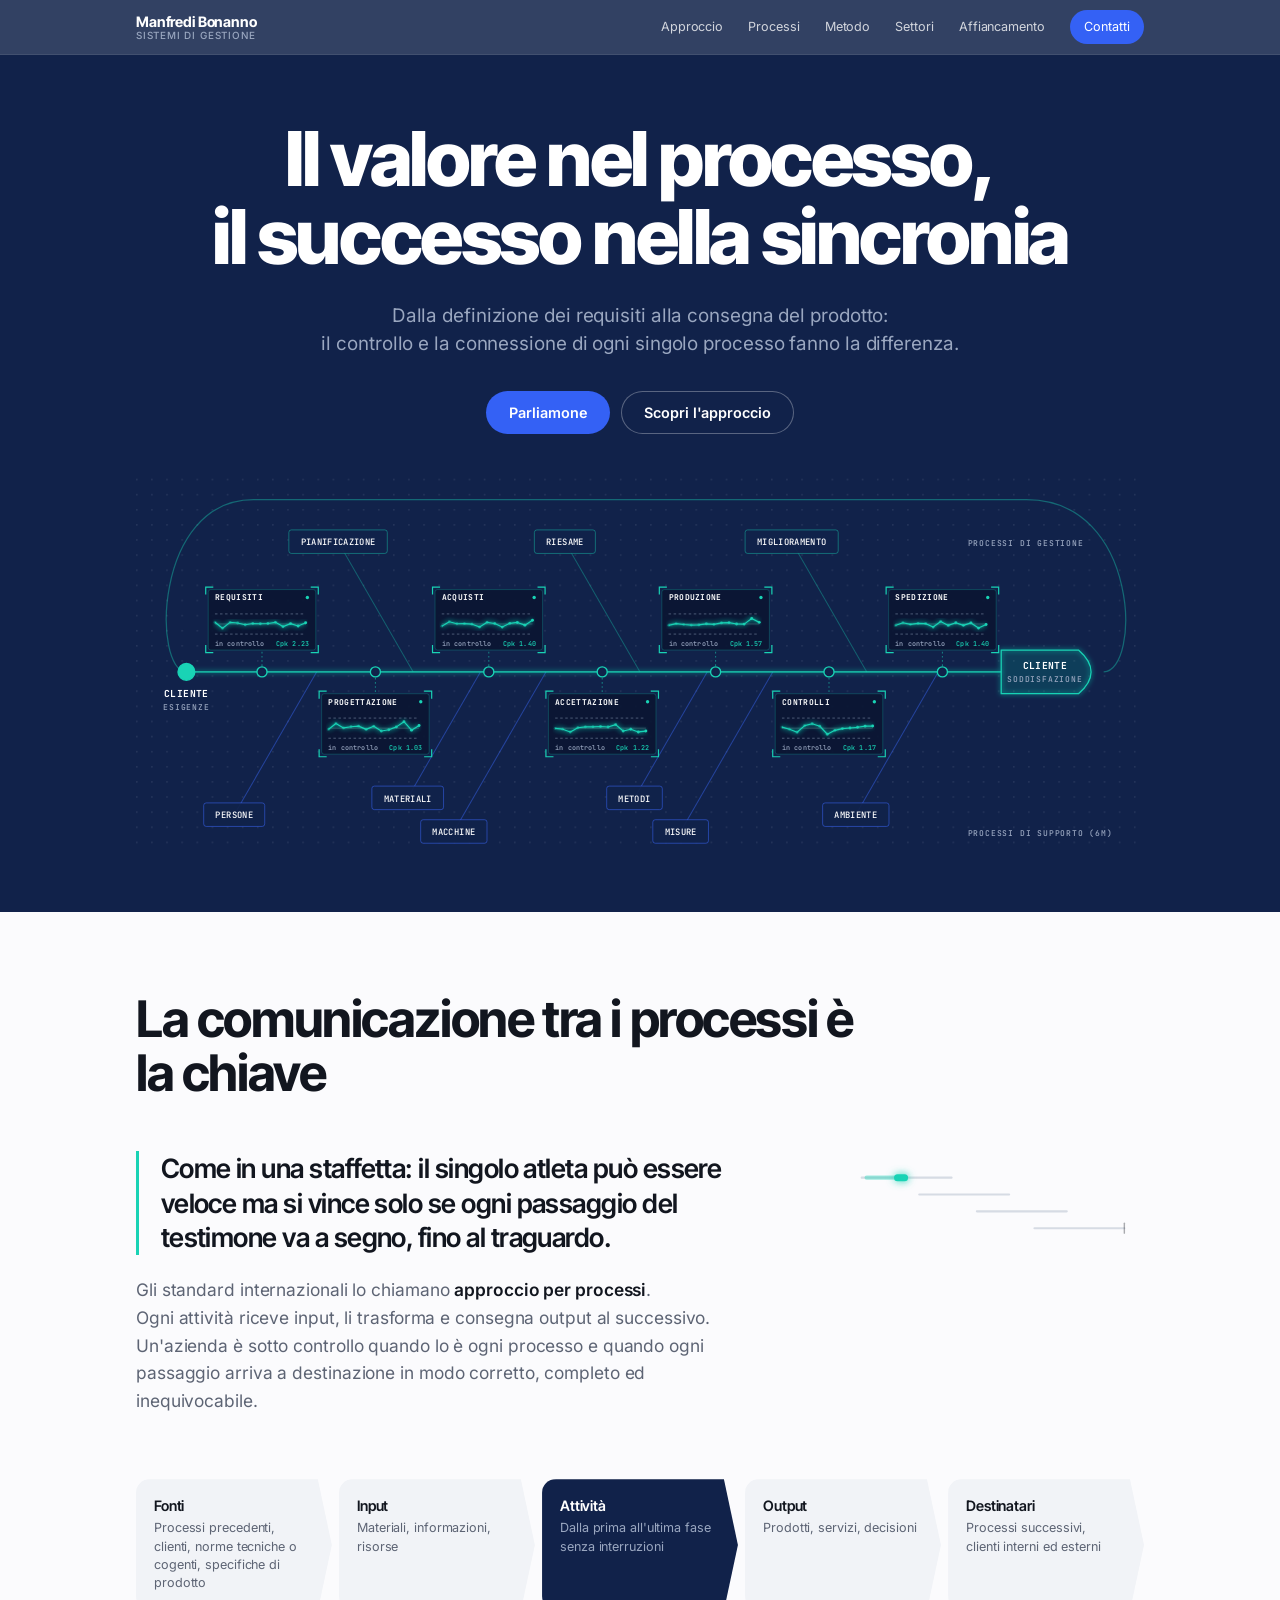
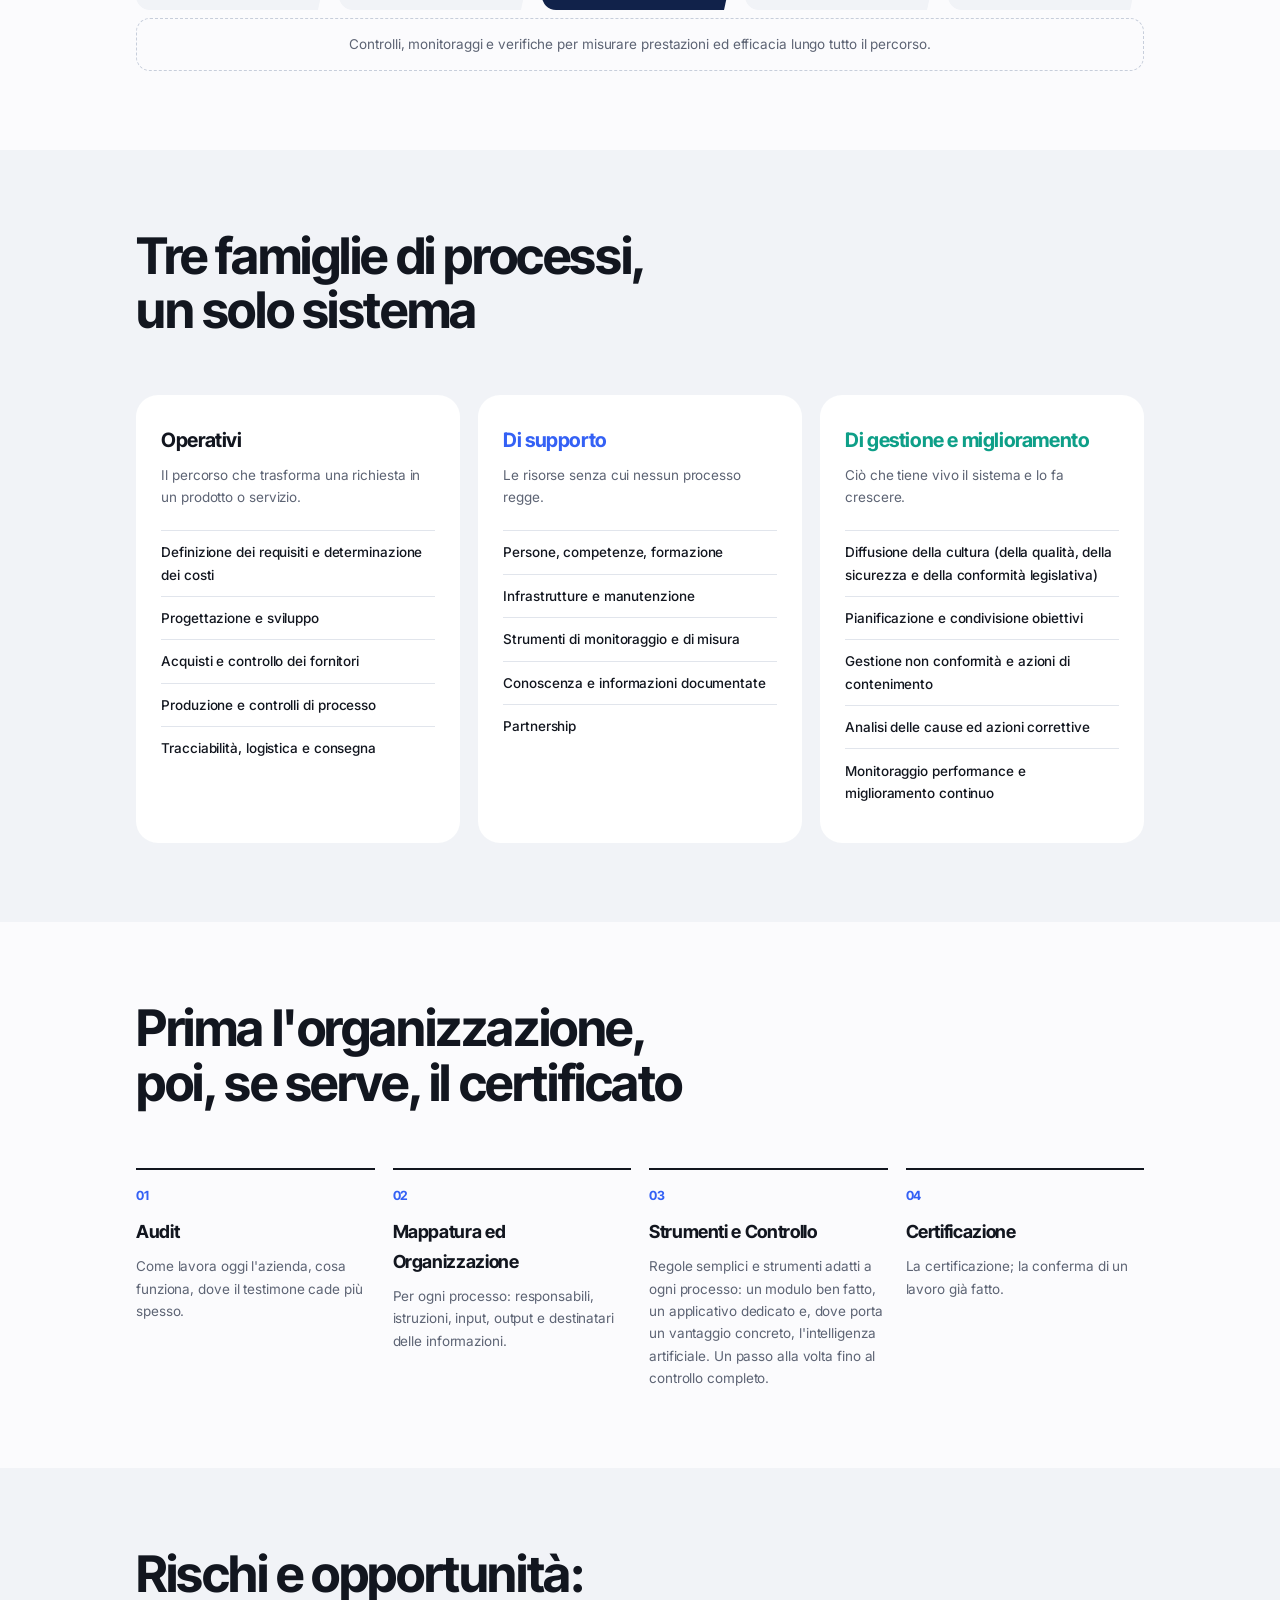
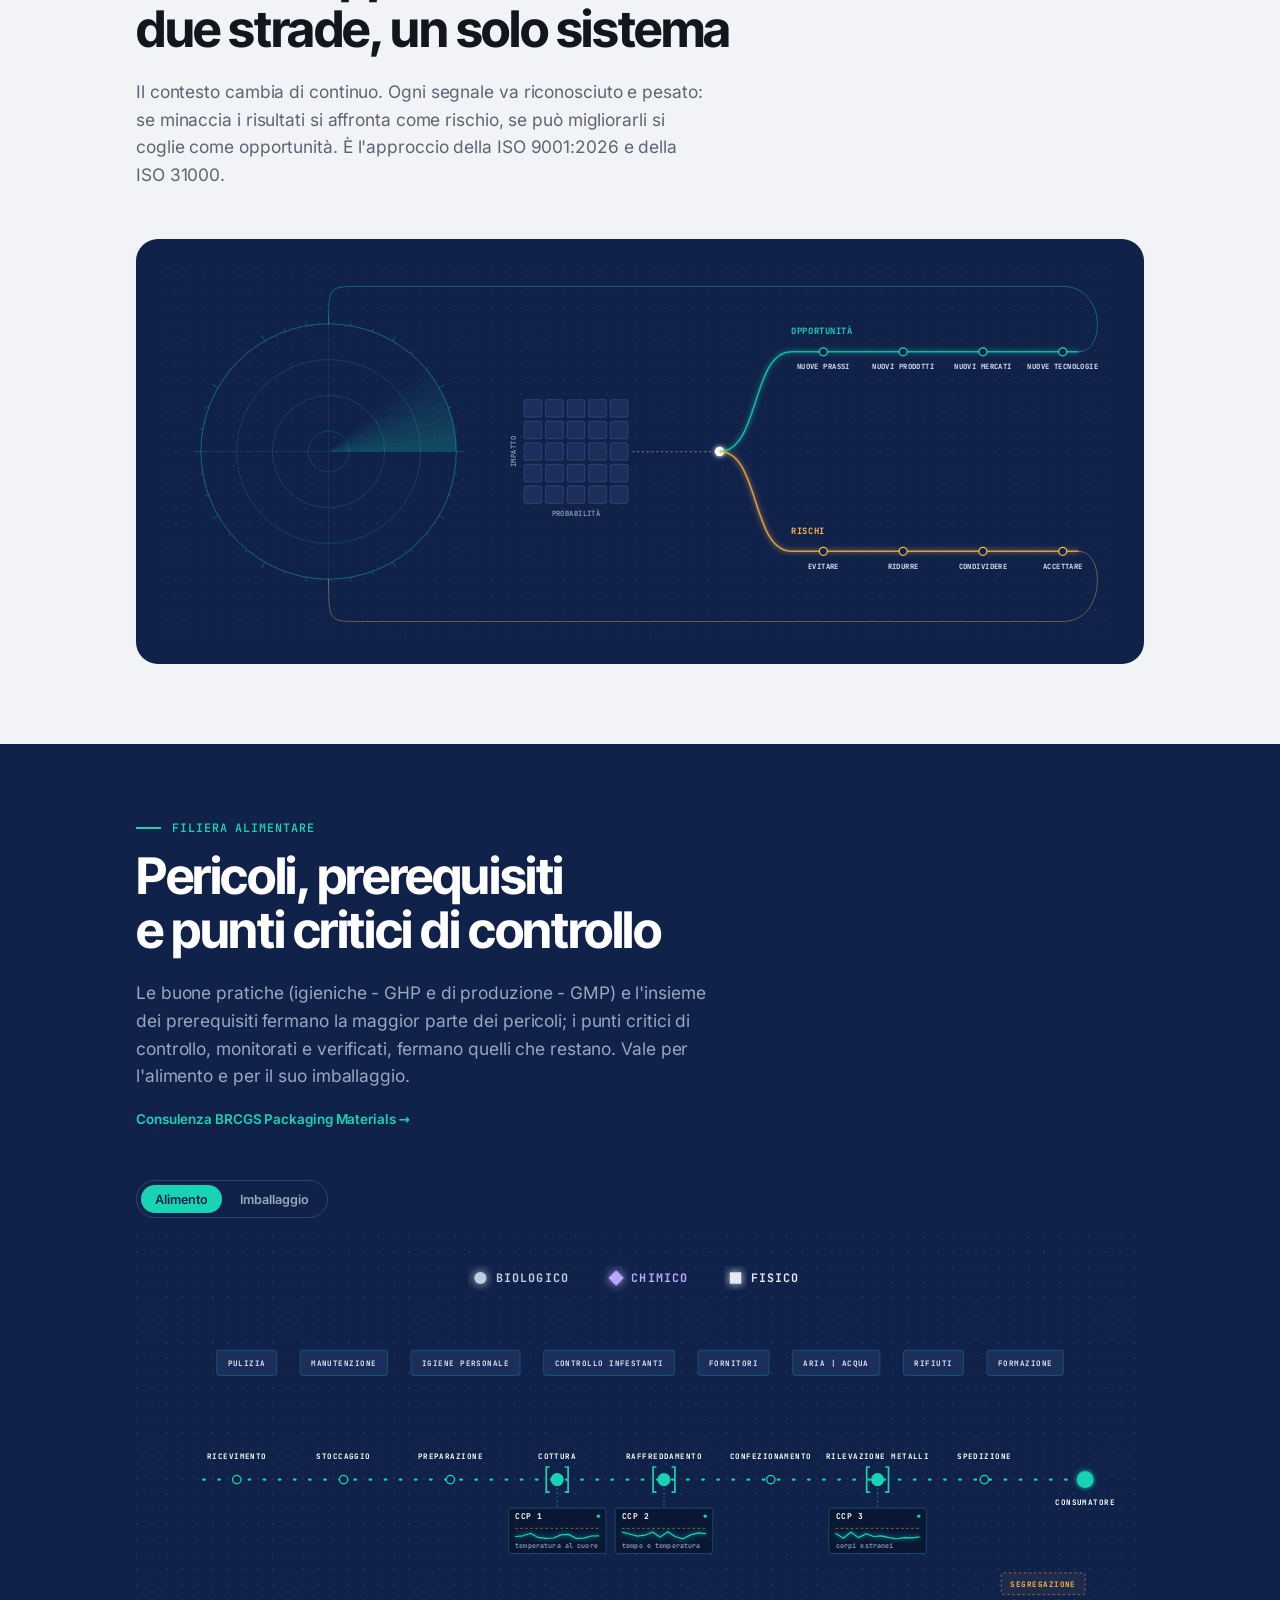
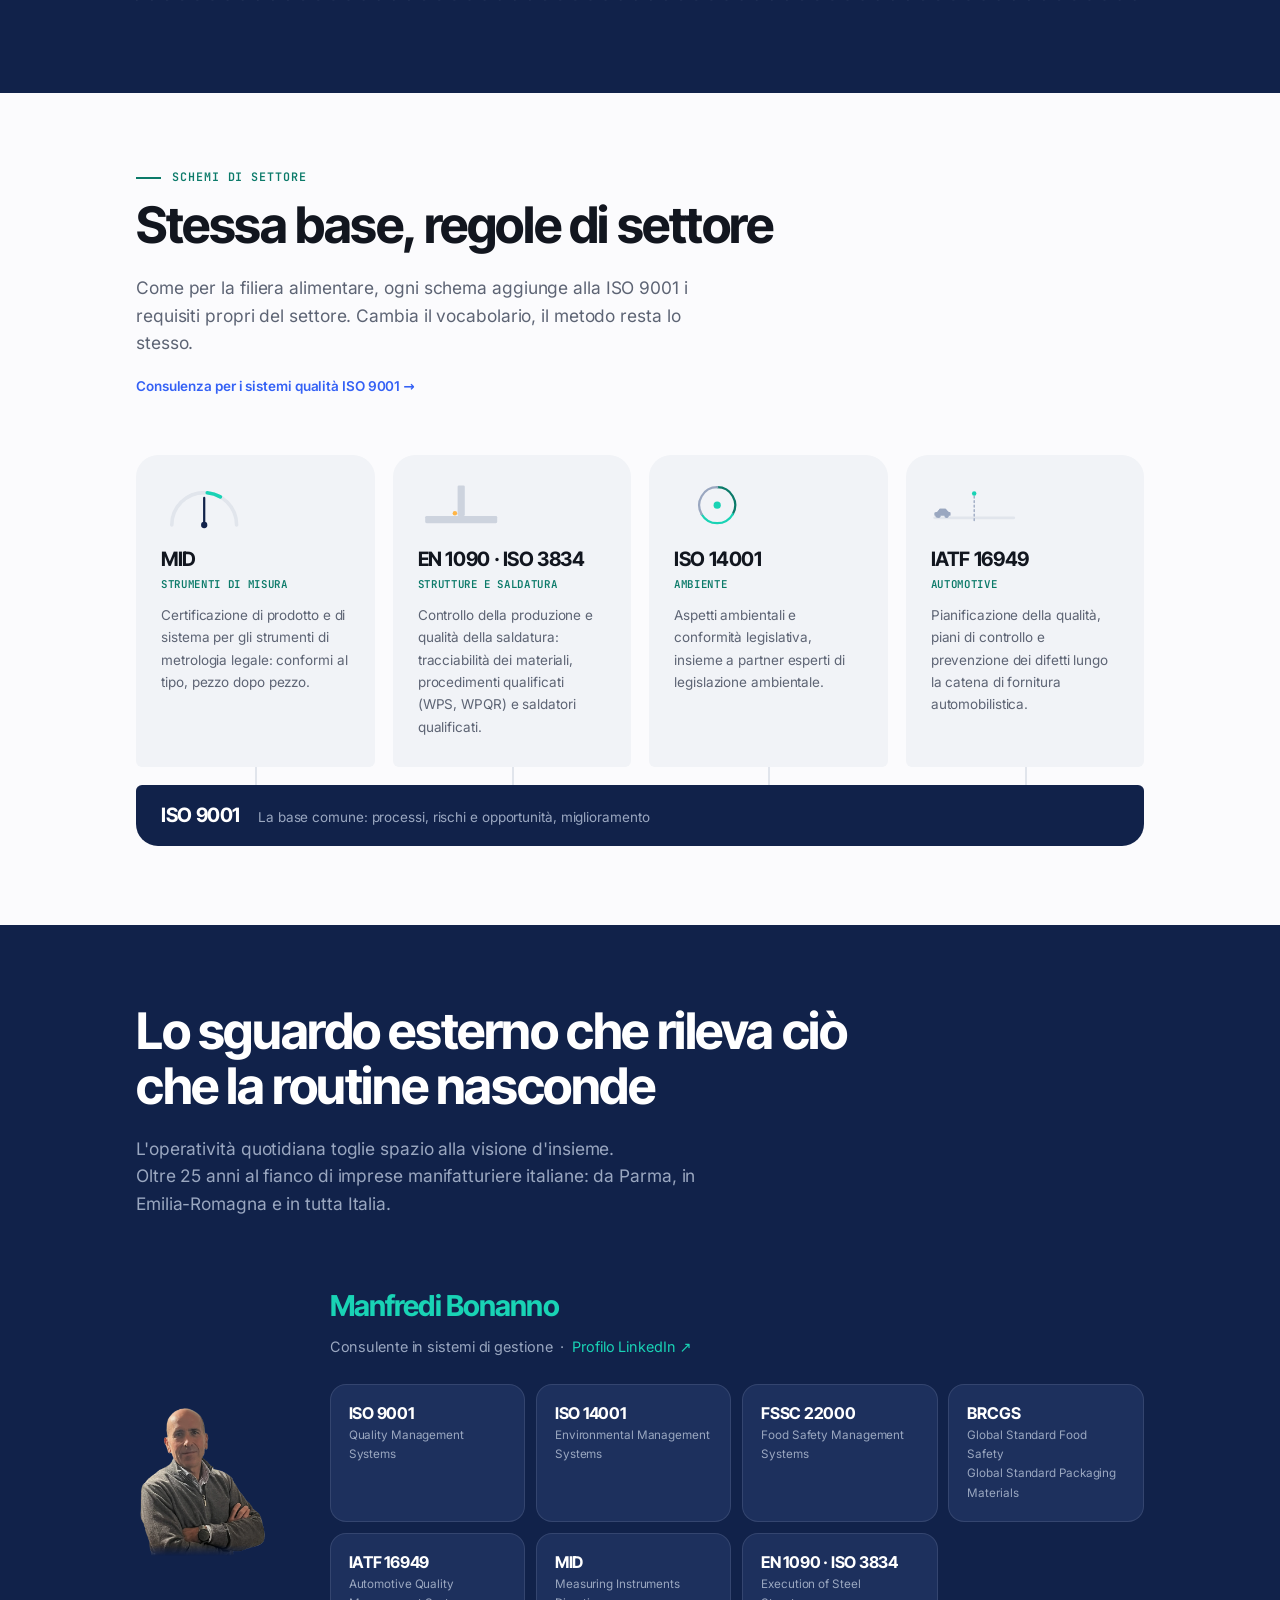
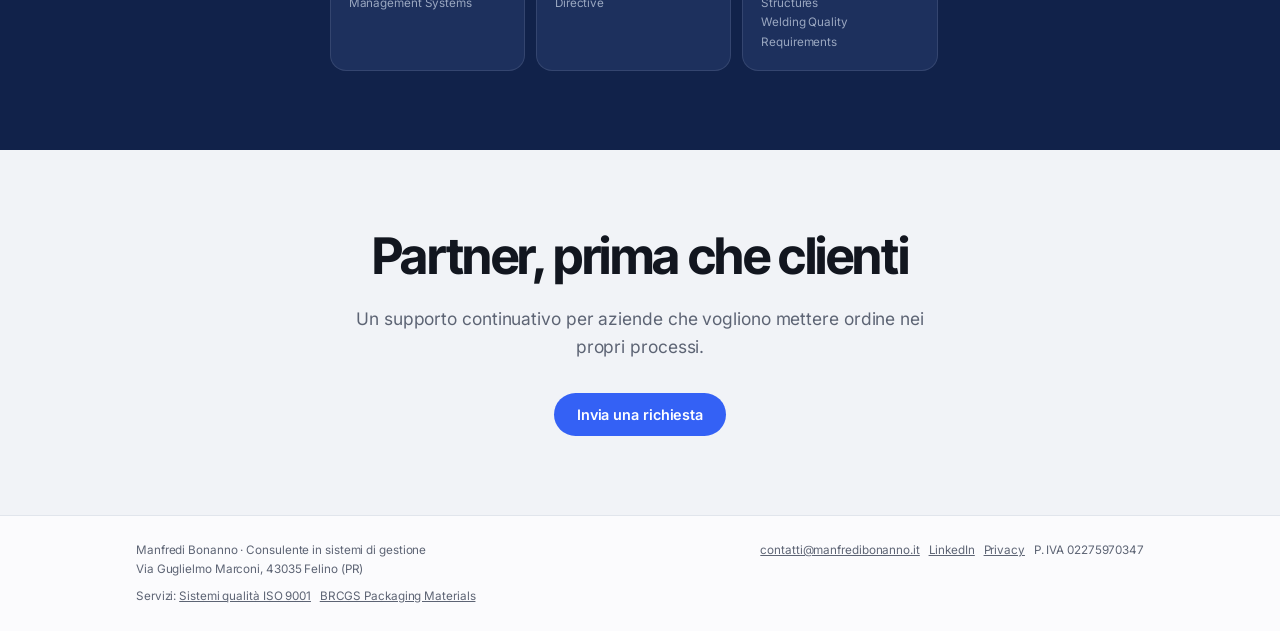
<file: index.html>
<!doctype html>
<html lang="it">
<head>
  <meta charset="utf-8">
  <meta name="viewport" content="width=device-width, initial-scale=1">
  <title>Manfredi Bonanno | Consulente ISO 9001, BRCGS e sistemi di gestione a Parma</title>
  <meta name="description" content="Manfredi Bonanno, consulente in sistemi di gestione: affiancamento alle aziende nel controllo dei processi, dai requisiti del cliente alla consegna. Certificazione ISO 9001, ISO 14001, FSSC 22000, BRCGS Food e Packaging, IATF 16949, EN 1090. Da Parma, in Emilia-Romagna e in tutta Italia.">
  <link rel="canonical" href="https://manfredibonanno.it/">
  <meta name="theme-color" content="#11224a">

  <!-- Anteprima quando il link viene condiviso (LinkedIn, WhatsApp, email...) -->
  <meta property="og:type" content="website">
  <meta property="og:locale" content="it_IT">
  <meta property="og:site_name" content="Manfredi Bonanno">
  <meta property="og:title" content="Manfredi Bonanno | Consulente in sistemi di gestione">
  <meta property="og:description" content="Affiancamento alle aziende nel controllo dei processi, dai requisiti del cliente alla consegna. Oltre 25 anni al fianco di imprese manifatturiere italiane.">
  <meta property="og:url" content="https://manfredibonanno.it/">
  <meta property="og:image" content="https://manfredibonanno.it/img/anteprima-social.jpg">
  <meta property="og:image:width" content="1200">
  <meta property="og:image:height" content="630">
  <meta property="og:image:alt" content="Manfredi Bonanno, consulente in sistemi di gestione">
  <meta name="twitter:card" content="summary_large_image">

  <!-- Dati strutturati: dicono a Google e agli assistenti AI chi e' Manfredi Bonanno
       e che il profilo LinkedIn e questo sito sono della stessa persona (sameAs) -->
  <script type="application/ld+json">
  {
    "@context": "https://schema.org",
    "@graph": [
      {
        "@type": "Person",
        "@id": "https://manfredibonanno.it/#persona",
        "name": "Manfredi Bonanno",
        "jobTitle": "Consulente in sistemi di gestione",
        "description": "Management consultant: affianca le aziende nel controllo dei processi e nei sistemi di gestione per qualità, ambiente e sicurezza alimentare.",
        "url": "https://manfredibonanno.it/",
        "image": "https://manfredibonanno.it/img/ritratto-m7.webp",
        "email": "mailto:contatti@manfredibonanno.it",
        "sameAs": ["https://www.linkedin.com/in/manfredi-bonanno-01285537/"],
        "address": { "@type": "PostalAddress", "addressLocality": "Felino", "addressRegion": "PR", "postalCode": "43035", "addressCountry": "IT" },
        "knowsAbout": ["Sistemi di gestione", "Approccio per processi", "Gestione del rischio", "ISO 9001", "ISO 14001", "ISO 31000", "HACCP", "FSSC 22000", "BRCGS Food Safety", "BRCGS Packaging Materials", "IATF 16949", "Direttiva MID", "EN 1090", "ISO 3834", "Audit"]
      },
      {
        "@type": "ProfessionalService",
        "@id": "https://manfredibonanno.it/#studio",
        "name": "Manfredi Bonanno · Sistemi di Gestione",
        "url": "https://manfredibonanno.it/",
        "image": "https://manfredibonanno.it/img/anteprima-social.jpg",
        "email": "contatti@manfredibonanno.it",
        "vatID": "IT02275970347",
        "founder": { "@id": "https://manfredibonanno.it/#persona" },
        "address": { "@type": "PostalAddress", "addressLocality": "Felino", "addressRegion": "PR", "postalCode": "43035", "addressCountry": "IT" },
        "areaServed": [
          { "@type": "AdministrativeArea", "name": "Emilia-Romagna" },
          { "@type": "AdministrativeArea", "name": "Lombardia" },
          { "@type": "Country", "name": "Italia" }
        ],
        "hasOfferCatalog": {
          "@type": "OfferCatalog",
          "name": "Servizi di consulenza",
          "itemListElement": [
            { "@type": "Offer", "itemOffered": { "@id": "https://manfredibonanno.it/certificazione-iso-9001.html#servizio" } },
            { "@type": "Offer", "itemOffered": { "@id": "https://manfredibonanno.it/brcgs-packaging.html#servizio" } }
          ]
        },
        "serviceType": ["Consulenza sistemi di gestione", "Audit", "Mappatura e organizzazione dei processi", "Accompagnamento alla certificazione"]
      },
      {
        "@type": "WebSite",
        "@id": "https://manfredibonanno.it/#sito",
        "url": "https://manfredibonanno.it/",
        "name": "Manfredi Bonanno",
        "inLanguage": "it-IT",
        "publisher": { "@id": "https://manfredibonanno.it/#persona" }
      }
    ]
  }
  </script>
  <link rel="preload" href="fonts/inter-latin.woff2" as="font" type="font/woff2" crossorigin>
  <link rel="preload" href="fonts/inter-tight-latin.woff2" as="font" type="font/woff2" crossorigin>
  <link rel="stylesheet" href="styles.css">
</head>
<body>

<header class="top">
  <div class="wrap top__inner">
    <a class="brand" href="#">
      <span class="brand__name">Manfredi Bonanno</span>
      <span class="brand__tag">Sistemi di Gestione</span>
    </a>
    <nav class="nav" aria-label="Sezioni">
      <a href="#approccio">Approccio</a>
      <a href="#processi">Processi</a>
      <a href="#metodo">Metodo</a>
      <a href="#haccp">Settori</a>
      <a href="#ruolo">Affiancamento</a>
      <a class="nav__cta" href="richiesta.html">Contatti</a>
    </nav>
  </div>
</header>

<main>

  <!-- Apertura: messaggio principale e mappa animata dei processi a lisca di pesce -->
  <section class="hero">
    <div class="wrap hero__text">
      <h1>Il valore nel processo,<br>il successo nella sincronia</h1>
      <p class="hero__lead">Dalla definizione dei requisiti alla consegna del prodotto: <br> il controllo e la connessione di ogni singolo processo fanno la differenza.</p>
      <div class="hero__actions">
        <a class="button" href="#contatti">Parliamone</a>
        <a class="button button--ghost" href="#approccio">Scopri l'approccio</a>
      </div>
    </div>

    <figure class="map map--hitech wrap">
      <svg class="map__svg" role="img" aria-label="Mappa dei processi a lisca di pesce: dal cliente al cliente, con carte di controllo su ogni processo operativo"></svg>
    </figure>
  </section>

  <!-- Approccio per processi: il claim della staffetta e l'anatomia di un processo -->
  <section class="section" id="approccio">
    <div class="wrap">
      <h2 class="display">La comunicazione tra i processi è la chiave</h2>
      <div class="relay">
        <p class="claim">Come in una staffetta: il singolo atleta può essere veloce ma si vince solo se ogni passaggio del testimone va a segno, fino al traguardo.</p>

        <!-- Staffetta su corsie rettilinee sfalsate, disegnata e animata da relay.js (decorativa) -->
        <figure class="relay__art" aria-hidden="true">
          <svg class="trk" viewBox="0 8 410 108"></svg>
        </figure>
      </div>
      <p class="lead">Gli standard internazionali lo chiamano <strong>approccio per processi</strong>.<br> Ogni attività riceve input, li trasforma e consegna output al successivo.<br> Un'azienda è sotto controllo quando lo è ogni processo e quando ogni passaggio arriva a destinazione in modo corretto, completo ed inequivocabile.</p>

      <div class="anatomy" aria-label="Elementi di un singolo processo">
        <ol class="anatomy__flow">
          <li><span class="anatomy__title">Fonti</span><span class="anatomy__text">Processi precedenti, clienti, norme tecniche o cogenti, specifiche di prodotto</span></li>
          <li><span class="anatomy__title">Input</span><span class="anatomy__text">Materiali, informazioni, risorse</span></li>
          <li class="is-core"><span class="anatomy__title">Attività</span><span class="anatomy__text">Dalla prima all'ultima fase senza interruzioni</span></li>
          <li><span class="anatomy__title">Output</span><span class="anatomy__text">Prodotti, servizi, decisioni</span></li>
          <li><span class="anatomy__title">Destinatari</span><span class="anatomy__text">Processi successivi, clienti interni ed esterni</span></li>
        </ol>
        <p class="anatomy__checks">Controlli, monitoraggi e verifiche per misurare prestazioni ed efficacia lungo tutto il percorso.</p>
      </div>
    </div>
  </section>

  <!-- Le famiglie di processi da tenere sotto controllo -->
  <section class="section section--soft" id="processi">
    <div class="wrap">
      <h2 class="display">Tre famiglie di processi,<br>un solo sistema</h2>
     
      <div class="families">
        <div class="family">
          <h3>Operativi</h3>
          <p class="family__intro">Il percorso che trasforma una richiesta in un prodotto o servizio.</p>
          <ul>
            <li>Definizione dei requisiti e determinazione dei costi</li>
            <li>Progettazione e sviluppo</li>
            <li>Acquisti e controllo dei fornitori</li>
            <li>Produzione e controlli di processo</li>
            <li>Tracciabilità, logistica e consegna</li>
          </ul>
        </div>
        <div class="family">
          <h3>Di supporto</h3>
          <p class="family__intro">Le risorse senza cui nessun processo regge.</p>
          <ul>
            <li>Persone, competenze, formazione</li>
            <li>Infrastrutture e manutenzione</li>
            <li>Strumenti di monitoraggio e di misura</li>
            <li>Conoscenza e informazioni documentate</li>
            <li>Partnership</li>
          </ul>
        </div>
        <div class="family">
          <h3>Di gestione e miglioramento</h3>
          <p class="family__intro">Ciò che tiene vivo il sistema e lo fa crescere.</p>
          <ul>
            <li>Diffusione della cultura (della qualità, della sicurezza e della conformità legislativa)</li>
            <li>Pianificazione e condivisione obiettivi</li>
            <li>Gestione non conformità e azioni di contenimento</li>
            <li>Analisi delle cause ed azioni correttive</li>
            <li>Monitoraggio performance e miglioramento continuo</li>
          </ul>
        </div>
      </div>
    </div>
  </section>

  <!-- Metodo: la sequenza dell'affiancamento -->
  <section class="section" id="metodo">
    <div class="wrap">
      <h2 class="display">Prima l'organizzazione,<br>poi, se serve, il certificato</h2>
      <ol class="steps">
        <li>
          <h3>Audit</h3>
          <p>Come lavora oggi l'azienda, cosa funziona, dove il testimone cade più spesso.</p>
        </li>
        <li>
          <h3>Mappatura ed Organizzazione </h3>
          <p>Per ogni processo: responsabili, istruzioni, input, output e destinatari delle informazioni.</p>
        </li>
        <li>
          <h3>Strumenti e Controllo</h3>
          <p>Regole semplici e strumenti adatti a ogni processo: un modulo ben fatto, un applicativo dedicato e, dove porta un vantaggio concreto, l'intelligenza artificiale. Un passo alla volta fino al controllo completo.</p>
        </li>
        <li>
          <h3>Certificazione</h3>
          <p>La certificazione; la conferma di un lavoro già fatto.</p>
        </li>
      </ol>
    </div>
  </section>

  <!-- Rischi e opportunità: due vie d'uscita (iso.js) -->
  <section class="section section--soft" id="rischi">
    <div class="wrap">
      <h2 class="display">Rischi e opportunità:<br>due strade, un solo sistema</h2>
      <p class="lead">Il contesto cambia di continuo. Ogni segnale va riconosciuto e pesato: se minaccia i risultati si affronta come rischio, se può migliorarli si coglie come opportunità. È l'approccio della ISO&nbsp;9001:2026 e della ISO&nbsp;31000.</p>
      <figure class="riskop">
        <svg class="riskop__svg" role="img" aria-label="Un radar scandisce il contesto e fa emergere segnali; ogni segnale viene pesato su una matrice probabilità per impatto e prende una di due strade: le opportunità da cogliere o i rischi da trattare; poi torna al radar per il monitoraggio e il riesame"></svg>
      </figure>
    </div>
  </section>

  <!-- Macroarea filiera alimentare: pericoli, prerequisiti e punti critici di controllo (haccp.js) -->
  <section class="section section--night" id="haccp">
    <div class="wrap">
      <p class="kicker">Filiera alimentare</p>
      <h2 class="display">Pericoli, prerequisiti<br>e punti critici di controllo</h2>
      <p class="lead">Le buone pratiche (igieniche - GHP e di produzione - GMP) e l'insieme dei prerequisiti fermano la maggior parte dei pericoli; i punti critici di controllo, monitorati e verificati, fermano quelli che restano. Vale per l'alimento e per il suo imballaggio.</p>
      <p class="more"><a href="brcgs-packaging.html">Consulenza BRCGS Packaging Materials <span aria-hidden="true">→</span></a></p>
      <figure class="haccp">
        <div class="haccp__switch" role="group" aria-label="Contesto">
          <button type="button" data-mode="food" aria-pressed="true">Alimento</button>
          <button type="button" data-mode="pack" aria-pressed="false">Imballaggio</button>
        </div>
        <svg class="haccp__svg" role="img" aria-label="In alto i pericoli biologici, chimici e fisici, per l'imballaggio anche prestazionali, si spostano e colpiscono; nel mezzo il muro dei programmi di prerequisiti ne intercetta la maggior parte; quelli che passano sono fermati dai punti critici di controllo lungo il processo; in caso di deviazione il prodotto va in segregazione"></svg>
      </figure>
    </div>
  </section>

  <!-- Macroarea schemi di settore: la ISO 9001 come base comune, i requisiti di ciascun settore sopra -->
  <section class="section" id="schemi">
    <div class="wrap">
      <p class="kicker kicker--ink">Schemi di settore</p>
      <h2 class="display">Stessa base, regole di settore</h2>
      <p class="lead">Come per la filiera alimentare, ogni schema aggiunge alla ISO&nbsp;9001 i requisiti propri del settore. Cambia il vocabolario, il metodo resta lo stesso.</p>
      <p class="more"><a href="certificazione-iso-9001.html">Consulenza per i sistemi qualità ISO 9001 <span aria-hidden="true">→</span></a></p>

      <div class="layers">
        <ul class="layers__list">
          <li class="layer">
            <!-- Lancetta che oscilla e si assesta nella banda di tolleranza (decorativa) -->
            <svg class="layer__art art-gauge" viewBox="0 0 96 56" aria-hidden="true">
              <path class="art-track" d="M12 50 A36 36 0 0 1 84 50"/>
              <path class="art-band" d="M51.4 14.2 A36 36 0 0 1 66 18.8"/>
              <line class="art-needle" x1="48" y1="50" x2="48" y2="20"/>
              <circle class="art-hub" cx="48" cy="50" r="3.5"/>
            </svg>
            <strong class="layer__name">MID</strong>
            <span class="layer__field">Strumenti di misura</span>
            <p>Certificazione di prodotto e di sistema per gli strumenti di metrologia legale: conformi al tipo, pezzo dopo pezzo.</p>
          </li>
          <li class="layer">
            <!-- Giunto a T in sezione: i due cordoni d'angolo si depositano uno dopo l'altro (decorativa) -->
            <svg class="layer__art art-weld" viewBox="0 0 96 56" aria-hidden="true">
              <rect class="art-plate" x="8" y="40" width="80" height="8" rx="1.5"/>
              <rect class="art-plate" x="44" y="6" width="8" height="34" rx="1.5"/>
              <polygon class="art-fillet art-fillet--l" points="44,40 44,29 33,40"/>
              <polygon class="art-fillet art-fillet--r" points="52,40 52,29 63,40"/>
              <circle class="art-spark" cx="41" cy="37" r="2.5"/>
            </svg>
            <strong class="layer__name">EN 1090 · ISO 3834</strong>
            <span class="layer__field">Strutture e saldatura</span>
            <p>Controllo della produzione e qualità della saldatura: tracciabilità dei materiali, procedimenti qualificati (WPS, WPQR) e saldatori qualificati.</p>
          </li>
          <li class="layer">
            <!-- Ciclo chiuso che ruota lentamente (decorativa) -->
            <svg class="layer__art art-cycle" viewBox="0 0 96 56" aria-hidden="true">
              <g class="art-ring">
                <path d="M48 8 A20 20 0 0 1 65.3 38"/>
                <path d="M65.3 38 A20 20 0 0 1 30.7 38"/>
                <path d="M30.7 38 A20 20 0 0 1 48 8"/>
              </g>
              <circle class="art-core" cx="48" cy="28" r="4"/>
            </svg>
            <strong class="layer__name">ISO 14001</strong>
            <span class="layer__field">Ambiente</span>
            <p>Aspetti ambientali e conformità legislativa, insieme a partner esperti di legislazione ambientale.</p>
          </li>
          <li class="layer">
            <!-- Auto e moto che attraversano il controllo e ne escono conformi (decorativa) -->
            <svg class="layer__art art-line" viewBox="0 0 96 56" aria-hidden="true">
              <line class="art-conveyor" x1="4" y1="42" x2="92" y2="42"/>
              <line class="art-gate" x1="48" y1="18" x2="48" y2="46"/>
              <circle class="art-gate__led" cx="48" cy="15" r="2.5"/>
              <g class="art-piece"><path d="M4 39.5v-3.2l3.2-1.1 2.6-3.2h6.4l3 3.2 2.3.8v3.5z"/><circle cx="8.6" cy="40" r="2"/><circle cx="17.6" cy="40" r="2"/></g>
              <g class="art-piece"><path d="M6 38.5l3.5-4h4.2l1.3 1.6h3l-2.4 2.4z"/><circle cx="7" cy="39.8" r="2.2"/><circle cx="17" cy="39.8" r="2.2"/></g>
              <g class="art-piece"><path d="M4 39.5v-3.2l3.2-1.1 2.6-3.2h6.4l3 3.2 2.3.8v3.5z"/><circle cx="8.6" cy="40" r="2"/><circle cx="17.6" cy="40" r="2"/></g>
            </svg>
            <strong class="layer__name">IATF 16949</strong>
            <span class="layer__field">Automotive</span>
            <p>Pianificazione della qualità, piani di controllo e prevenzione dei difetti lungo la catena di fornitura automobilistica.</p>
        </ul>
        <div class="layers__base">
          <strong>ISO 9001</strong>
          <span>La base comune: processi, rischi e opportunità, miglioramento</span>
        </div>
      </div>
    </div>
  </section>

  <!-- Affiancamento: le figure che un'azienda media fatica a sostenere -->
  <section class="section section--night" id="ruolo">
    <div class="wrap">
      <h2 class="display">Lo sguardo esterno che rileva ciò che la routine nasconde</h2>
      <p class="lead">L'operatività quotidiana toglie spazio alla visione d'insieme.<br> Oltre 25 anni al fianco di imprese manifatturiere italiane: da Parma, in Emilia-Romagna e in tutta Italia.</p>

      <div class="profile">
        <div class="profile__photo">
          <img src="img/ritratto-m7.webp" width="888" height="1094" alt="Ritratto di Manfredi Bonanno" loading="lazy">
        </div>
        <div class="profile__body">
          <h3 class="profile__name">Manfredi Bonanno</h3>
          <p class="profile__role">Consulente in sistemi di gestione &nbsp;·&nbsp; <a class="profile__link" href="https://www.linkedin.com/in/manfredi-bonanno-01285537/" target="_blank" rel="noopener">Profilo LinkedIn<span aria-hidden="true"> ↗</span></a></p>

          <!-- Schemi di certificazione seguiti: generali, filiera alimentare, settori -->
          <ul class="schemes" aria-label="Schemi di certificazione">
            <li><strong>ISO 9001</strong><span>Quality Management Systems</span></li>
            <li><strong>ISO 14001</strong><span>Environmental Management Systems</span></li>
            <li><strong>FSSC 22000</strong><span>Food Safety Management Systems</span></li>
            <li><strong>BRCGS</strong><span>Global Standard Food Safety <br> Global Standard Packaging Materials</span></li>
            <li><strong>IATF 16949</strong><span>Automotive Quality Management Systems</span></li>
            <li><strong>MID</strong><span>Measuring Instruments Directive</span></li>
            <li><strong>EN 1090 · ISO 3834</strong><span>Execution of Steel Structures <br> Welding Quality Requirements</span></li>
          </ul>
        </div>
      </div>
    </div>
  </section>

  <!-- Contatti -->
  <section class="section section--soft contact" id="contatti">
    <div class="wrap contact__inner">
      <h2 class="display">Partner, prima che clienti</h2>
      <p class="lead">Un supporto continuativo per aziende che vogliono mettere ordine nei propri processi.</p>
      <a class="button" href="richiesta.html">Invia una richiesta</a>
    </div>
  </section>

</main>

<footer class="foot">
  <div class="wrap foot__inner">
    <span>Manfredi Bonanno · Consulente in sistemi di gestione<br>Via Guglielmo Marconi, 43035 Felino (PR)</span>
    <span><a href="mailto:contatti@manfredibonanno.it">contatti@manfredibonanno.it</a> &nbsp; <a href="https://www.linkedin.com/in/manfredi-bonanno-01285537/" target="_blank" rel="noopener">LinkedIn</a> &nbsp; <a href="privacy.html">Privacy</a> &nbsp; P. IVA 02275970347</span>
    <span class="foot__services">Servizi: <a href="certificazione-iso-9001.html">Sistemi qualità ISO 9001</a> &nbsp; <a href="brcgs-packaging.html">BRCGS Packaging Materials</a></span>
  </div>
</footer>

<script src="map.js"></script>
<script src="relay.js"></script>
<script src="haccp.js"></script>
<script src="iso.js"></script>
<script src="tour.js"></script>
</body>
</html>
</file>
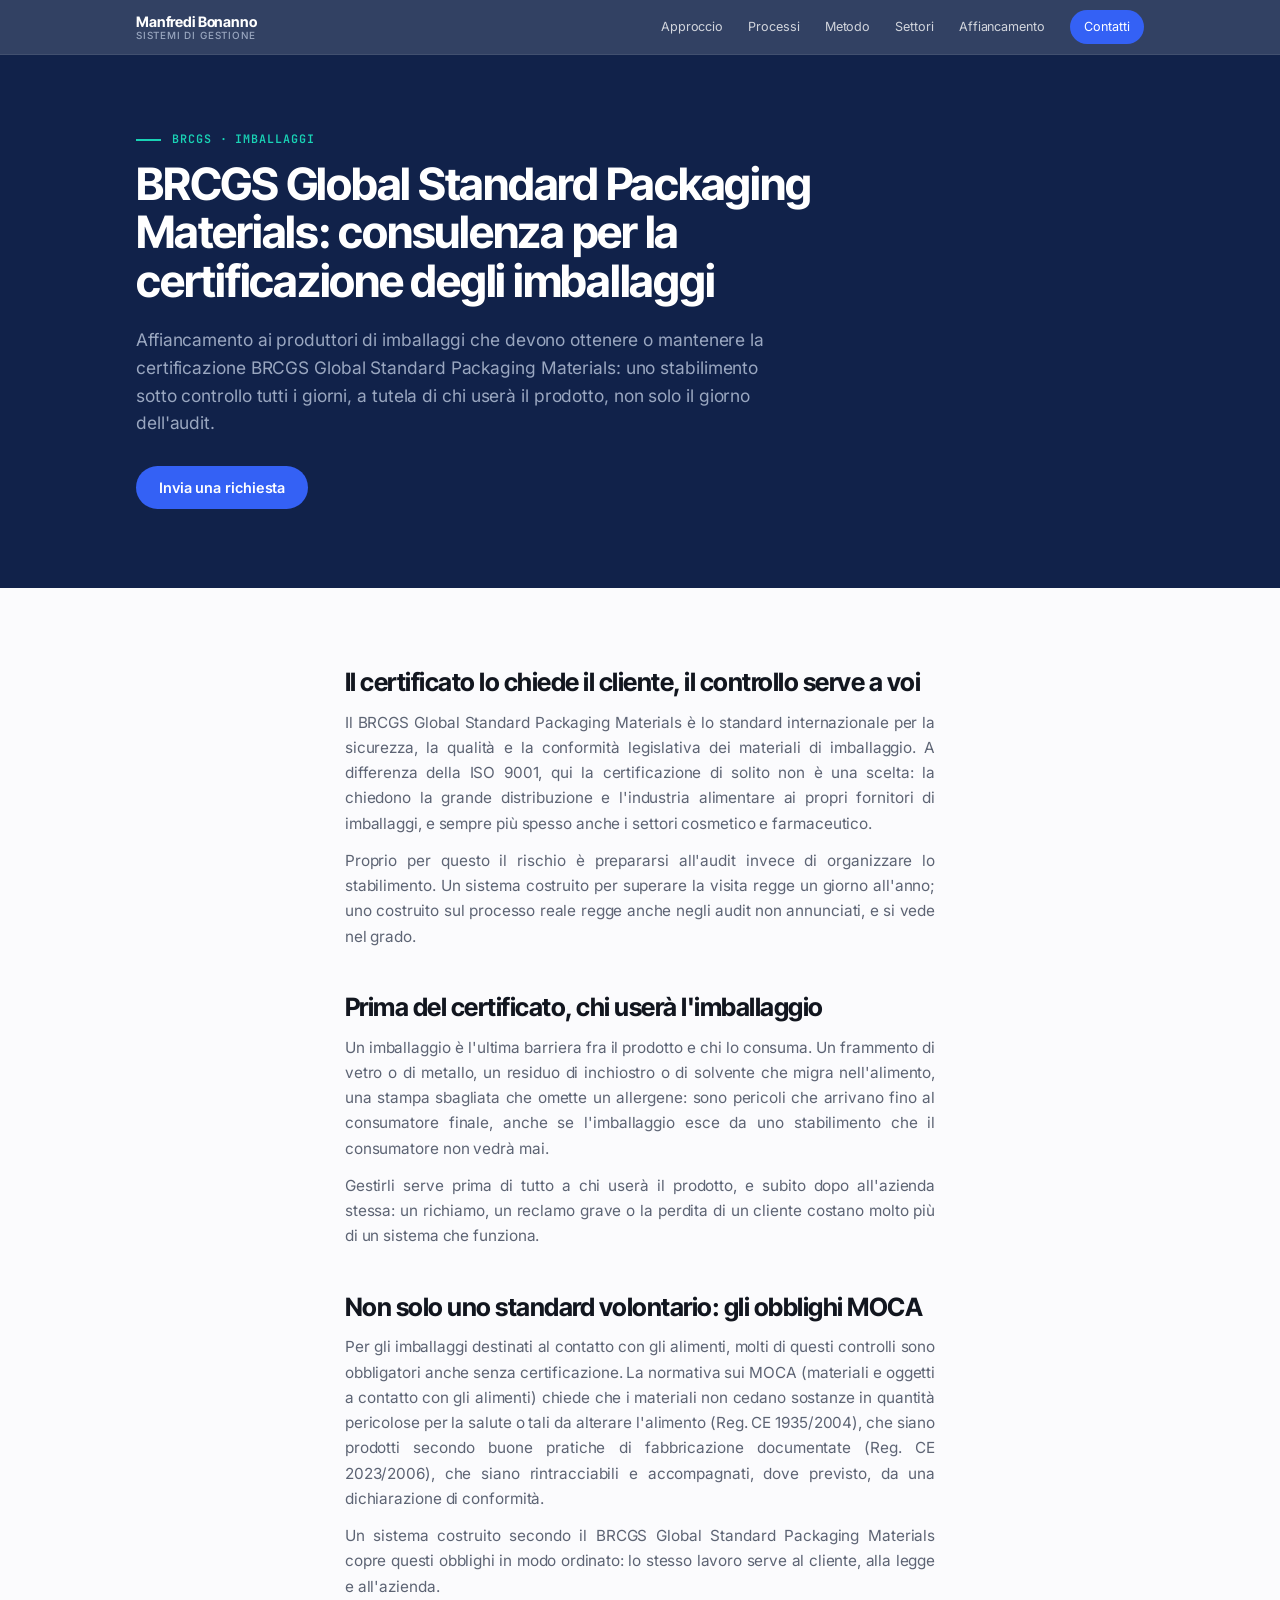
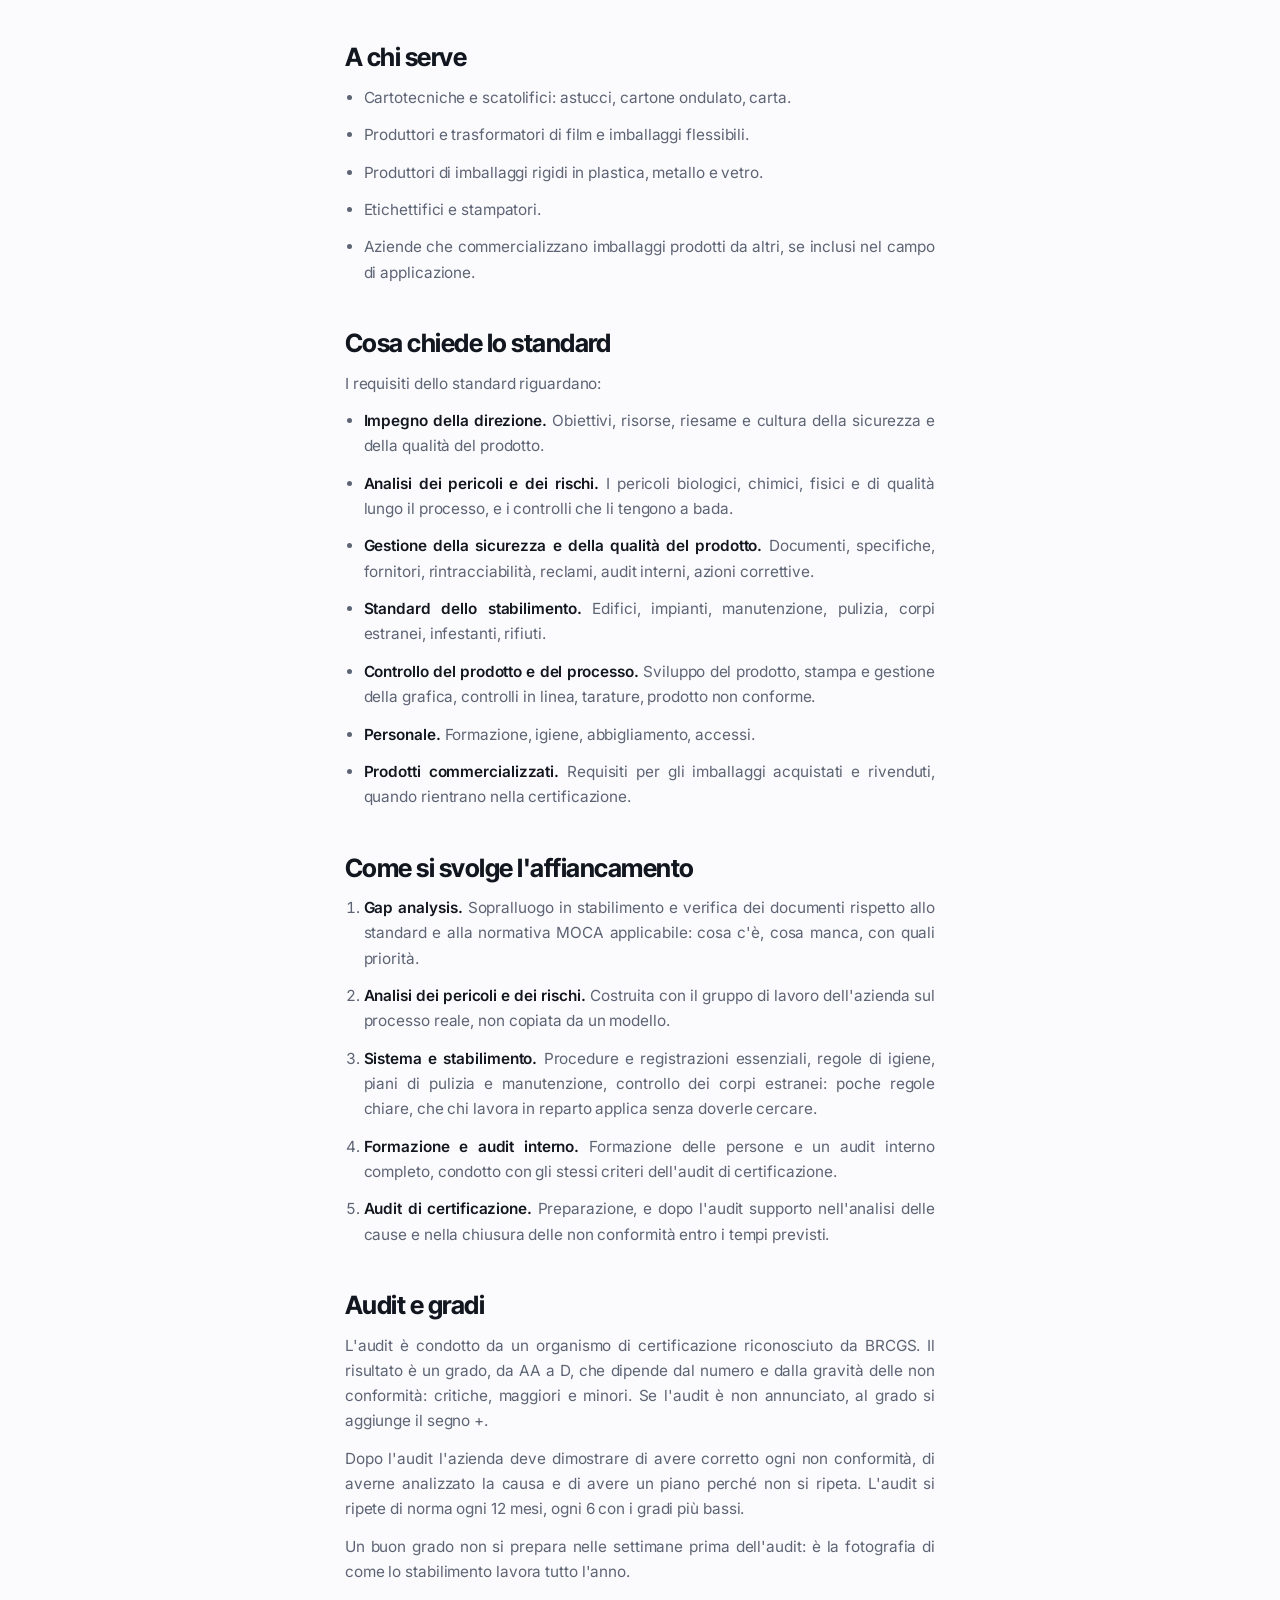
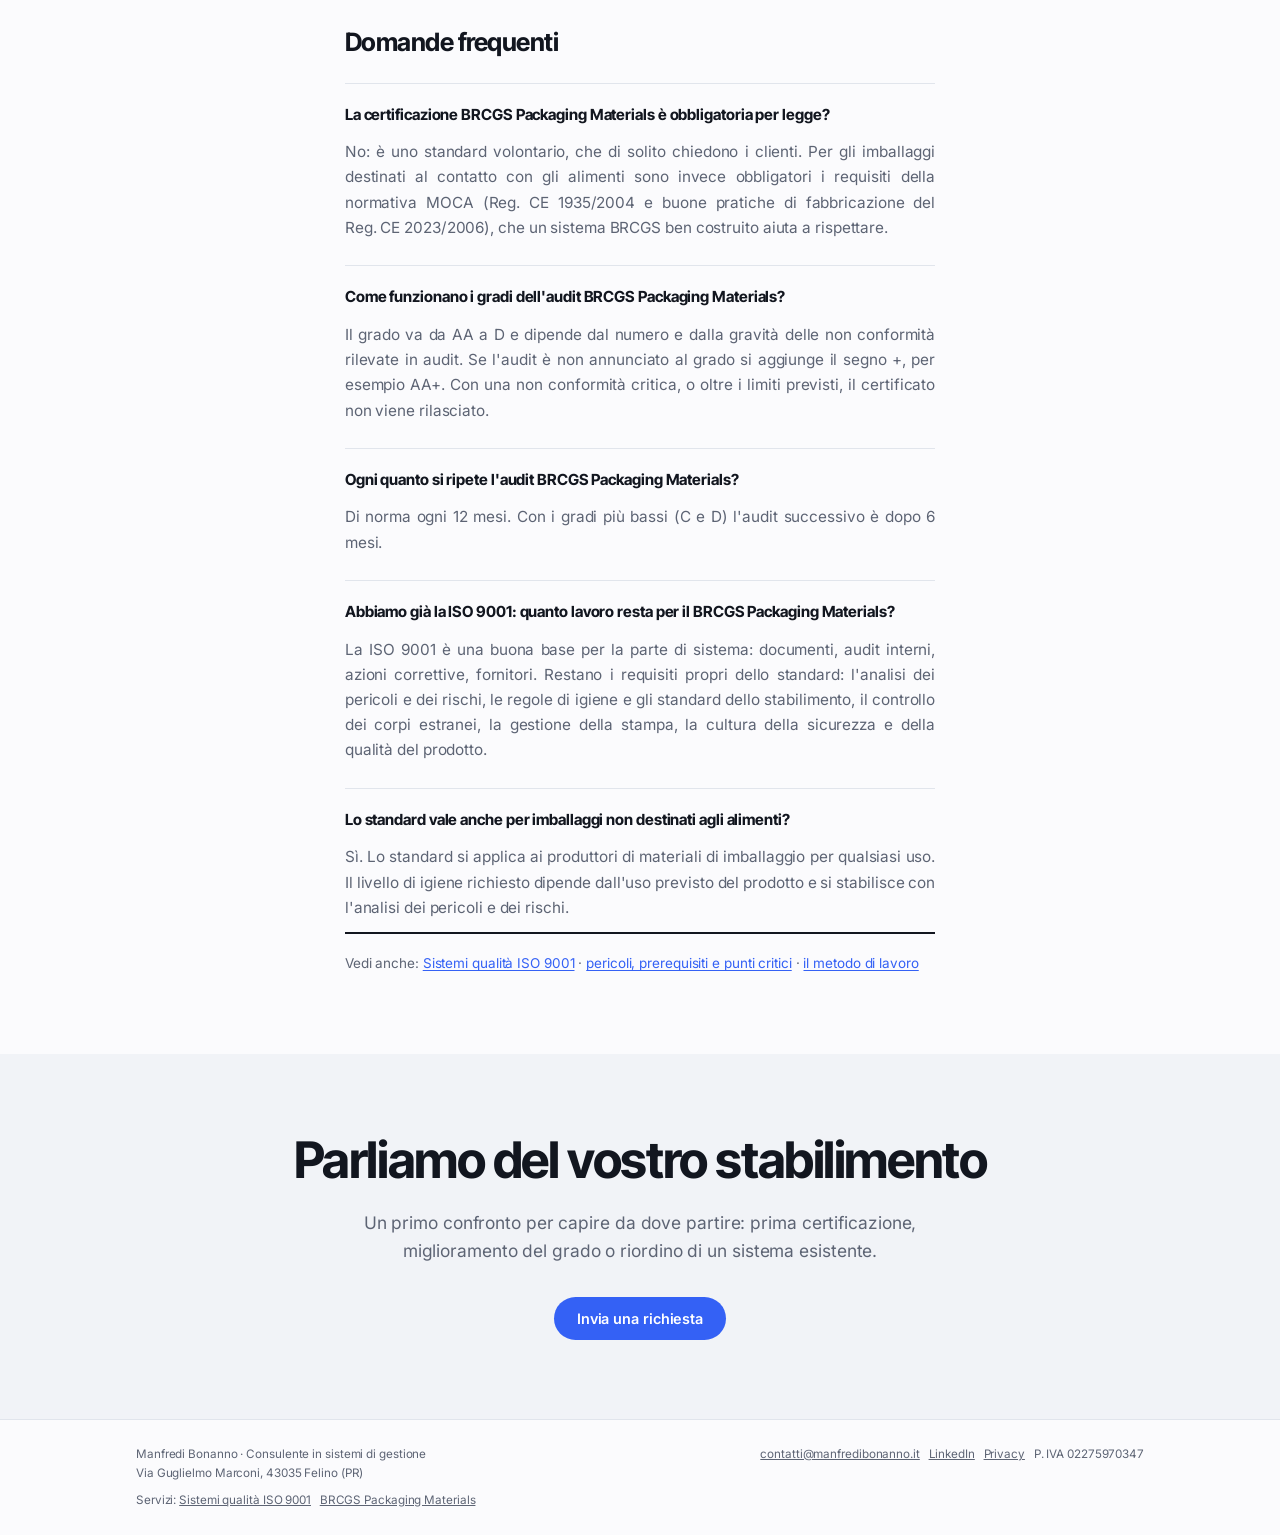
<file: brcgs-packaging.html>
<!doctype html>
<html lang="it">
<head>
  <meta charset="utf-8">
  <meta name="viewport" content="width=device-width, initial-scale=1">
  <title>Consulenza BRCGS Global Standard Packaging Materials | Manfredi Bonanno</title>
  <meta name="description" content="Consulenza per la certificazione BRCGS Global Standard Packaging Materials: analisi dei pericoli e dei rischi, requisiti MOCA, gap analysis, audit interni e preparazione all'audit. In Emilia-Romagna, Lombardia e non solo.">
  <link rel="canonical" href="https://manfredibonanno.it/brcgs-packaging.html">
  <meta name="theme-color" content="#11224a">

  <meta property="og:type" content="article">
  <meta property="og:locale" content="it_IT">
  <meta property="og:site_name" content="Manfredi Bonanno">
  <meta property="og:title" content="BRCGS Global Standard Packaging Materials: consulenza per la certificazione degli imballaggi">
  <meta property="og:description" content="Imballaggi sicuri per chi li userà e conformi alla normativa MOCA: analisi dei pericoli, gap analysis, audit interni e preparazione all'audit di certificazione.">
  <meta property="og:url" content="https://manfredibonanno.it/brcgs-packaging.html">
  <meta property="og:image" content="https://manfredibonanno.it/img/anteprima-social.jpg">
  <meta name="twitter:card" content="summary_large_image">

  <!-- Dati strutturati: il servizio, il percorso di navigazione e le domande frequenti
       (le stesse scritte nella pagina: se cambia il testo, aggiornare anche qui).
       Scelta dell'utente: nessun riferimento all'edizione dello standard (Issue) e solo il nome ufficiale. -->
  <script type="application/ld+json">
  {
    "@context": "https://schema.org",
    "@graph": [
      {
        "@type": "Service",
        "@id": "https://manfredibonanno.it/brcgs-packaging.html#servizio",
        "name": "Consulenza per la certificazione BRCGS Global Standard Packaging Materials",
        "serviceType": "Consulenza BRCGS Global Standard Packaging Materials",
        "description": "Affiancamento ai produttori di imballaggi per ottenere e mantenere la certificazione BRCGS Global Standard Packaging Materials e rispettare i requisiti MOCA: analisi dei pericoli e dei rischi, gap analysis, documenti di sistema, audit interni e preparazione all'audit.",
        "url": "https://manfredibonanno.it/brcgs-packaging.html",
        "provider": { "@id": "https://manfredibonanno.it/#studio" },
        "areaServed": [
          { "@type": "AdministrativeArea", "name": "Emilia-Romagna" },
          { "@type": "AdministrativeArea", "name": "Lombardia" },
          { "@type": "Country", "name": "Italia" }
        ]
      },
      {
        "@type": "BreadcrumbList",
        "itemListElement": [
          { "@type": "ListItem", "position": 1, "name": "Home", "item": "https://manfredibonanno.it/" },
          { "@type": "ListItem", "position": 2, "name": "BRCGS Packaging Materials", "item": "https://manfredibonanno.it/brcgs-packaging.html" }
        ]
      },
      {
        "@type": "FAQPage",
        "mainEntity": [
          {
            "@type": "Question",
            "name": "La certificazione BRCGS Packaging Materials è obbligatoria per legge?",
            "acceptedAnswer": { "@type": "Answer", "text": "No: è uno standard volontario, che di solito chiedono i clienti. Per gli imballaggi destinati al contatto con gli alimenti sono invece obbligatori i requisiti della normativa MOCA (Reg. CE 1935/2004 e buone pratiche di fabbricazione del Reg. CE 2023/2006), che un sistema BRCGS ben costruito aiuta a rispettare." }
          },
          {
            "@type": "Question",
            "name": "Come funzionano i gradi dell'audit BRCGS Packaging Materials?",
            "acceptedAnswer": { "@type": "Answer", "text": "Il grado va da AA a D e dipende dal numero e dalla gravità delle non conformità rilevate in audit. Se l'audit è non annunciato al grado si aggiunge il segno +, per esempio AA+. Con una non conformità critica, o oltre i limiti previsti, il certificato non viene rilasciato." }
          },
          {
            "@type": "Question",
            "name": "Ogni quanto si ripete l'audit BRCGS Packaging Materials?",
            "acceptedAnswer": { "@type": "Answer", "text": "Di norma ogni 12 mesi. Con i gradi più bassi (C e D) l'audit successivo è dopo 6 mesi." }
          },
          {
            "@type": "Question",
            "name": "Abbiamo già la ISO 9001: quanto lavoro resta per il BRCGS Packaging Materials?",
            "acceptedAnswer": { "@type": "Answer", "text": "La ISO 9001 è una buona base per la parte di sistema: documenti, audit interni, azioni correttive, fornitori. Restano i requisiti propri dello standard: l'analisi dei pericoli e dei rischi, le regole di igiene e gli standard dello stabilimento, il controllo dei corpi estranei, la gestione della stampa, la cultura della sicurezza e della qualità del prodotto." }
          },
          {
            "@type": "Question",
            "name": "Lo standard vale anche per imballaggi non destinati agli alimenti?",
            "acceptedAnswer": { "@type": "Answer", "text": "Sì. Lo standard si applica ai produttori di materiali di imballaggio per qualsiasi uso. Il livello di igiene richiesto dipende dall'uso previsto del prodotto e si stabilisce con l'analisi dei pericoli e dei rischi." }
          }
        ]
      }
    ]
  }
  </script>
  <link rel="preload" href="fonts/inter-latin.woff2" as="font" type="font/woff2" crossorigin>
  <link rel="preload" href="fonts/inter-tight-latin.woff2" as="font" type="font/woff2" crossorigin>
  <link rel="stylesheet" href="styles.css">
</head>
<body>

<header class="top">
  <div class="wrap top__inner">
    <a class="brand" href="index.html">
      <span class="brand__name">Manfredi Bonanno</span>
      <span class="brand__tag">Sistemi di Gestione</span>
    </a>
    <nav class="nav" aria-label="Sezioni">
      <a href="index.html#approccio">Approccio</a>
      <a href="index.html#processi">Processi</a>
      <a href="index.html#metodo">Metodo</a>
      <a href="index.html#haccp">Settori</a>
      <a href="index.html#ruolo">Affiancamento</a>
      <a class="nav__cta" href="richiesta.html">Contatti</a>
    </nav>
  </div>
</header>

<main>

  <!-- Apertura della pagina di servizio -->
  <section class="section section--night service-head">
    <div class="wrap">
      <p class="kicker">BRCGS · Imballaggi</p>
      <h1 class="display">BRCGS Global Standard Packaging Materials: consulenza per la certificazione degli imballaggi</h1>
      <p class="lead">Affiancamento ai produttori di imballaggi che devono ottenere o mantenere la certificazione BRCGS Global Standard Packaging Materials: uno stabilimento sotto controllo tutti i giorni, a tutela di chi userà il prodotto, non solo il giorno dell'audit.</p>
      <div class="service-head__actions">
        <a class="button" href="richiesta.html">Invia una richiesta</a>
      </div>
    </div>
  </section>

  <section class="section">
    <div class="wrap article">

      <h2>Il certificato lo chiede il cliente, il controllo serve a voi</h2>
      <p>Il BRCGS Global Standard Packaging Materials è lo standard internazionale per la sicurezza, la qualità e la conformità legislativa dei materiali di imballaggio. A differenza della ISO&nbsp;9001, qui la certificazione di solito non è una scelta: la chiedono la grande distribuzione e l'industria alimentare ai propri fornitori di imballaggi, e sempre più spesso anche i settori cosmetico e farmaceutico.</p>
      <p>Proprio per questo il rischio è prepararsi all'audit invece di organizzare lo stabilimento. Un sistema costruito per superare la visita regge un giorno all'anno; uno costruito sul processo reale regge anche negli audit non annunciati, e si vede nel grado.</p>

      <h2>Prima del certificato, chi userà l'imballaggio</h2>
      <p>Un imballaggio è l'ultima barriera fra il prodotto e chi lo consuma. Un frammento di vetro o di metallo, un residuo di inchiostro o di solvente che migra nell'alimento, una stampa sbagliata che omette un allergene: sono pericoli che arrivano fino al consumatore finale, anche se l'imballaggio esce da uno stabilimento che il consumatore non vedrà mai.</p>
      <p>Gestirli serve prima di tutto a chi userà il prodotto, e subito dopo all'azienda stessa: un richiamo, un reclamo grave o la perdita di un cliente costano molto più di un sistema che funziona.</p>

      <h2>Non solo uno standard volontario: gli obblighi MOCA</h2>
      <p>Per gli imballaggi destinati al contatto con gli alimenti, molti di questi controlli sono obbligatori anche senza certificazione. La normativa sui MOCA (materiali e oggetti a contatto con gli alimenti) chiede che i materiali non cedano sostanze in quantità pericolose per la salute o tali da alterare l'alimento (Reg.&nbsp;CE 1935/2004), che siano prodotti secondo buone pratiche di fabbricazione documentate (Reg.&nbsp;CE 2023/2006), che siano rintracciabili e accompagnati, dove previsto, da una dichiarazione di conformità.</p>
      <p>Un sistema costruito secondo il BRCGS Global Standard Packaging Materials copre questi obblighi in modo ordinato: lo stesso lavoro serve al cliente, alla legge e all'azienda.</p>

      <h2>A chi serve</h2>
      <ul>
        <li>Cartotecniche e scatolifici: astucci, cartone ondulato, carta.</li>
        <li>Produttori e trasformatori di film e imballaggi flessibili.</li>
        <li>Produttori di imballaggi rigidi in plastica, metallo e vetro.</li>
        <li>Etichettifici e stampatori.</li>
        <li>Aziende che commercializzano imballaggi prodotti da altri, se inclusi nel campo di applicazione.</li>
      </ul>

      <h2>Cosa chiede lo standard</h2>
      <p>I requisiti dello standard riguardano:</p>
      <ul>
        <li><strong>Impegno della direzione.</strong> Obiettivi, risorse, riesame e cultura della sicurezza e della qualità del prodotto.</li>
        <li><strong>Analisi dei pericoli e dei rischi.</strong> I pericoli biologici, chimici, fisici e di qualità lungo il processo, e i controlli che li tengono a bada.</li>
        <li><strong>Gestione della sicurezza e della qualità del prodotto.</strong> Documenti, specifiche, fornitori, rintracciabilità, reclami, audit interni, azioni correttive.</li>
        <li><strong>Standard dello stabilimento.</strong> Edifici, impianti, manutenzione, pulizia, corpi estranei, infestanti, rifiuti.</li>
        <li><strong>Controllo del prodotto e del processo.</strong> Sviluppo del prodotto, stampa e gestione della grafica, controlli in linea, tarature, prodotto non conforme.</li>
        <li><strong>Personale.</strong> Formazione, igiene, abbigliamento, accessi.</li>
        <li><strong>Prodotti commercializzati.</strong> Requisiti per gli imballaggi acquistati e rivenduti, quando rientrano nella certificazione.</li>
      </ul>

      <h2>Come si svolge l'affiancamento</h2>
      <ol>
        <li><strong>Gap analysis.</strong> Sopralluogo in stabilimento e verifica dei documenti rispetto allo standard e alla normativa MOCA applicabile: cosa c'è, cosa manca, con quali priorità.</li>
        <li><strong>Analisi dei pericoli e dei rischi.</strong> Costruita con il gruppo di lavoro dell'azienda sul processo reale, non copiata da un modello.</li>
        <li><strong>Sistema e stabilimento.</strong> Procedure e registrazioni essenziali, regole di igiene, piani di pulizia e manutenzione, controllo dei corpi estranei: poche regole chiare, che chi lavora in reparto applica senza doverle cercare.</li>
        <li><strong>Formazione e audit interno.</strong> Formazione delle persone e un audit interno completo, condotto con gli stessi criteri dell'audit di certificazione.</li>
        <li><strong>Audit di certificazione.</strong> Preparazione, e dopo l'audit supporto nell'analisi delle cause e nella chiusura delle non conformità entro i tempi previsti.</li>
      </ol>

      <h2>Audit e gradi</h2>
      <p>L'audit è condotto da un organismo di certificazione riconosciuto da BRCGS. Il risultato è un grado, da AA a D, che dipende dal numero e dalla gravità delle non conformità: critiche, maggiori e minori. Se l'audit è non annunciato, al grado si aggiunge il segno +.</p>
      <p>Dopo l'audit l'azienda deve dimostrare di avere corretto ogni non conformità, di averne analizzato la causa e di avere un piano perché non si ripeta. L'audit si ripete di norma ogni 12 mesi, ogni 6 con i gradi più bassi.</p>
      <p>Un buon grado non si prepara nelle settimane prima dell'audit: è la fotografia di come lo stabilimento lavora tutto l'anno.</p>

      <h2>Domande frequenti</h2>
      <div class="faq">
        <h3>La certificazione BRCGS Packaging Materials è obbligatoria per legge?</h3>
        <p>No: è uno standard volontario, che di solito chiedono i clienti. Per gli imballaggi destinati al contatto con gli alimenti sono invece obbligatori i requisiti della normativa MOCA (Reg.&nbsp;CE 1935/2004 e buone pratiche di fabbricazione del Reg.&nbsp;CE 2023/2006), che un sistema BRCGS ben costruito aiuta a rispettare.</p>

        <h3>Come funzionano i gradi dell'audit BRCGS Packaging Materials?</h3>
        <p>Il grado va da AA a D e dipende dal numero e dalla gravità delle non conformità rilevate in audit. Se l'audit è non annunciato al grado si aggiunge il segno +, per esempio AA+. Con una non conformità critica, o oltre i limiti previsti, il certificato non viene rilasciato.</p>

        <h3>Ogni quanto si ripete l'audit BRCGS Packaging Materials?</h3>
        <p>Di norma ogni 12 mesi. Con i gradi più bassi (C e D) l'audit successivo è dopo 6 mesi.</p>

        <h3>Abbiamo già la ISO 9001: quanto lavoro resta per il BRCGS Packaging Materials?</h3>
        <p>La ISO&nbsp;9001 è una buona base per la parte di sistema: documenti, audit interni, azioni correttive, fornitori. Restano i requisiti propri dello standard: l'analisi dei pericoli e dei rischi, le regole di igiene e gli standard dello stabilimento, il controllo dei corpi estranei, la gestione della stampa, la cultura della sicurezza e della qualità del prodotto.</p>

        <h3>Lo standard vale anche per imballaggi non destinati agli alimenti?</h3>
        <p>Sì. Lo standard si applica ai produttori di materiali di imballaggio per qualsiasi uso. Il livello di igiene richiesto dipende dall'uso previsto del prodotto e si stabilisce con l'analisi dei pericoli e dei rischi.</p>
      </div>

      <p class="article__more">Vedi anche: <a href="certificazione-iso-9001.html">Sistemi qualità ISO 9001</a> · <a href="index.html#haccp">pericoli, prerequisiti e punti critici</a> · <a href="index.html#metodo">il metodo di lavoro</a></p>
    </div>
  </section>

  <!-- Contatti -->
  <section class="section section--soft contact">
    <div class="wrap contact__inner">
      <h2 class="display">Parliamo del vostro stabilimento</h2>
      <p class="lead">Un primo confronto per capire da dove partire: prima certificazione, miglioramento del grado o riordino di un sistema esistente.</p>
      <a class="button" href="richiesta.html">Invia una richiesta</a>
    </div>
  </section>

</main>

<footer class="foot">
  <div class="wrap foot__inner">
    <span>Manfredi Bonanno · Consulente in sistemi di gestione<br>Via Guglielmo Marconi, 43035 Felino (PR)</span>
    <span><a href="mailto:contatti@manfredibonanno.it">contatti@manfredibonanno.it</a> &nbsp; <a href="https://www.linkedin.com/in/manfredi-bonanno-01285537/" target="_blank" rel="noopener">LinkedIn</a> &nbsp; <a href="privacy.html">Privacy</a> &nbsp; P. IVA 02275970347</span>
    <span class="foot__services">Servizi: <a href="certificazione-iso-9001.html">Sistemi qualità ISO 9001</a> &nbsp; <a href="brcgs-packaging.html">BRCGS Packaging Materials</a></span>
  </div>
</footer>

</body>
</html>
</file>
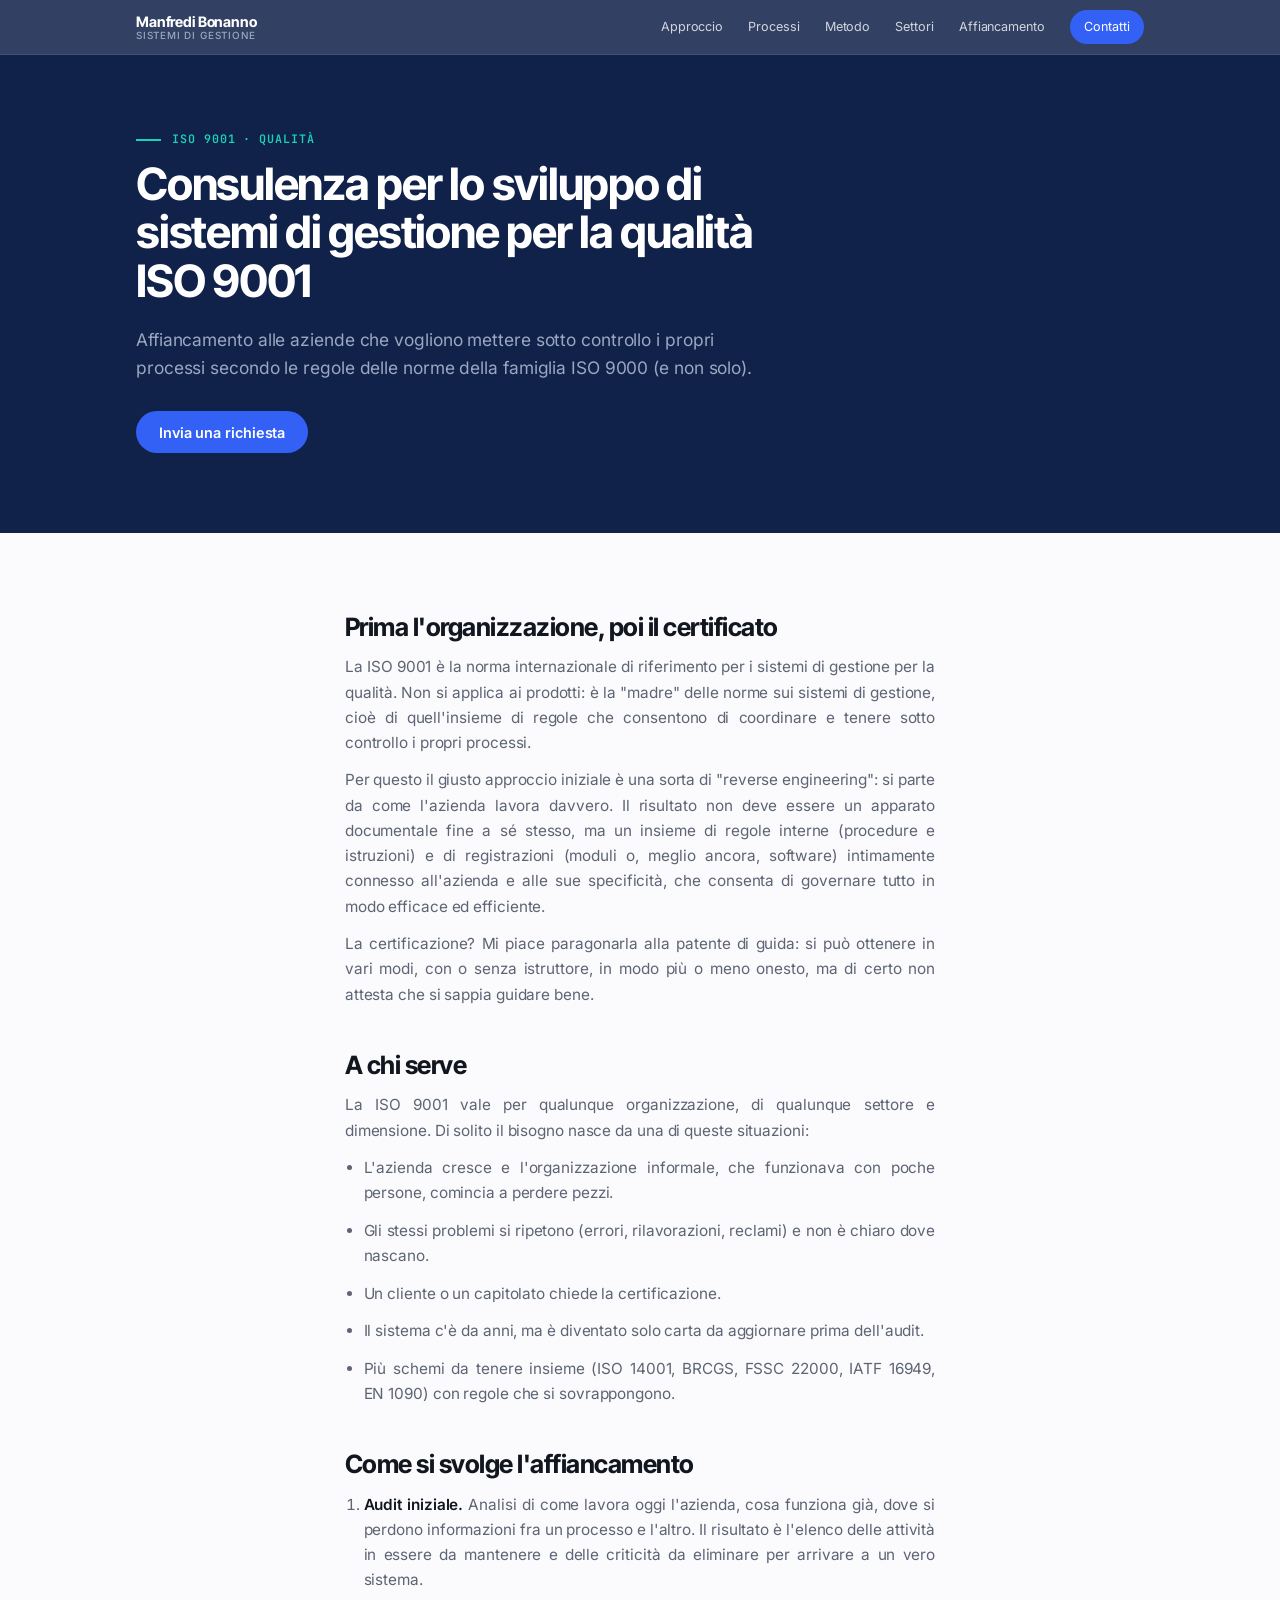
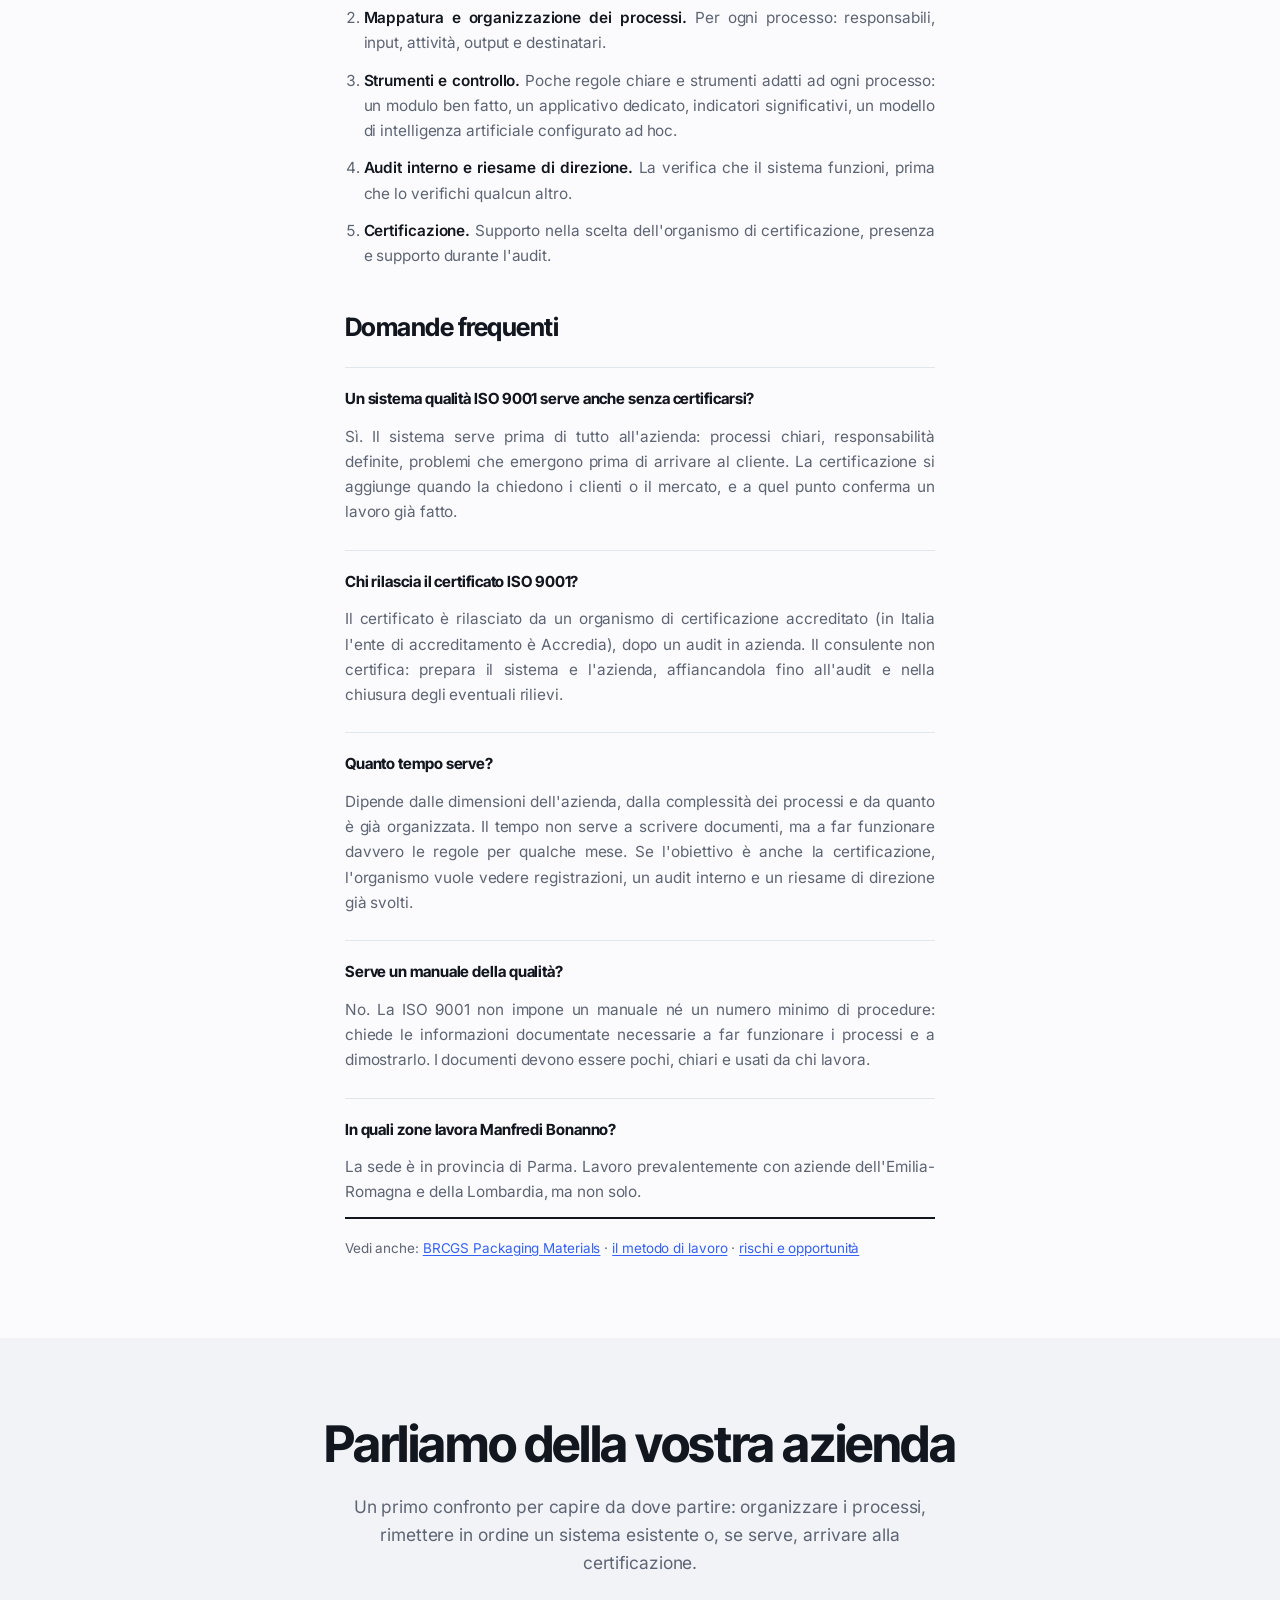
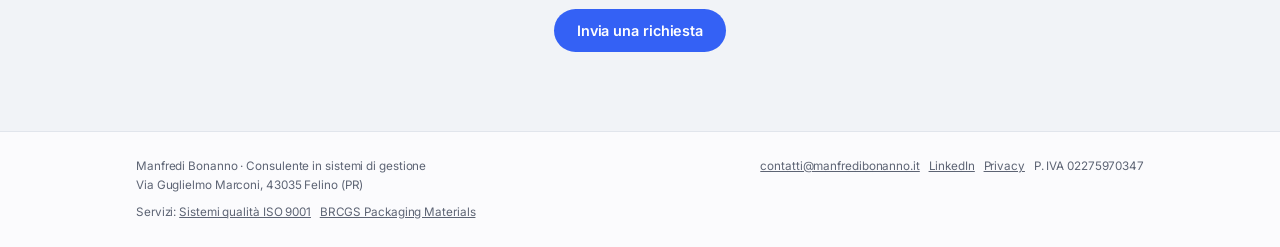
<file: certificazione-iso-9001.html>
<!doctype html>
<html lang="it">
<head>
  <meta charset="utf-8">
  <meta name="viewport" content="width=device-width, initial-scale=1">
  <title>Consulenza ISO 9001: sistemi di gestione per la qualità e certificazione | Manfredi Bonanno</title>
  <meta name="description" content="Consulenza per sistemi di gestione per la qualità ISO 9001: organizzazione e controllo dei processi, strumenti su misura, audit e, se serve, certificazione. In Emilia-Romagna, Lombardia e non solo.">
  <link rel="canonical" href="https://manfredibonanno.it/certificazione-iso-9001.html">
  <meta name="theme-color" content="#11224a">

  <meta property="og:type" content="article">
  <meta property="og:locale" content="it_IT">
  <meta property="og:site_name" content="Manfredi Bonanno">
  <meta property="og:title" content="Consulenza per sistemi di gestione per la qualità ISO 9001">
  <meta property="og:description" content="Prima l'organizzazione, poi, se serve, il certificato: un sistema qualità costruito sui processi reali dell'azienda.">
  <meta property="og:url" content="https://manfredibonanno.it/certificazione-iso-9001.html">
  <meta property="og:image" content="https://manfredibonanno.it/img/anteprima-social.jpg">
  <meta name="twitter:card" content="summary_large_image">

  <!-- Dati strutturati: il servizio, il percorso di navigazione e le domande frequenti
       (le stesse scritte nella pagina: se cambia il testo, aggiornare anche qui) -->
  <script type="application/ld+json">
  {
    "@context": "https://schema.org",
    "@graph": [
      {
        "@type": "Service",
        "@id": "https://manfredibonanno.it/certificazione-iso-9001.html#servizio",
        "name": "Consulenza per sistemi di gestione per la qualità ISO 9001",
        "serviceType": "Consulenza sistemi di gestione per la qualità ISO 9001",
        "description": "Affiancamento alle aziende per organizzare e tenere sotto controllo i propri processi con un sistema di gestione per la qualità conforme alla ISO 9001, costruito sul modo reale di lavorare dell'azienda; se richiesto, accompagnamento alla certificazione.",
        "url": "https://manfredibonanno.it/certificazione-iso-9001.html",
        "provider": { "@id": "https://manfredibonanno.it/#studio" },
        "areaServed": [
          { "@type": "AdministrativeArea", "name": "Emilia-Romagna" },
          { "@type": "AdministrativeArea", "name": "Lombardia" },
          { "@type": "Country", "name": "Italia" }
        ]
      },
      {
        "@type": "BreadcrumbList",
        "itemListElement": [
          { "@type": "ListItem", "position": 1, "name": "Home", "item": "https://manfredibonanno.it/" },
          { "@type": "ListItem", "position": 2, "name": "Sistemi qualità ISO 9001", "item": "https://manfredibonanno.it/certificazione-iso-9001.html" }
        ]
      },
      {
        "@type": "FAQPage",
        "mainEntity": [
          {
            "@type": "Question",
            "name": "Un sistema qualità ISO 9001 serve anche senza certificarsi?",
            "acceptedAnswer": { "@type": "Answer", "text": "Sì. Il sistema serve prima di tutto all'azienda: processi chiari, responsabilità definite, problemi che emergono prima di arrivare al cliente. La certificazione si aggiunge quando la chiedono i clienti o il mercato, e a quel punto conferma un lavoro già fatto." }
          },
          {
            "@type": "Question",
            "name": "Chi rilascia il certificato ISO 9001?",
            "acceptedAnswer": { "@type": "Answer", "text": "Il certificato è rilasciato da un organismo di certificazione accreditato (in Italia l'ente di accreditamento è Accredia), dopo un audit in azienda. Il consulente non certifica: prepara il sistema e l'azienda, affiancandola fino all'audit e nella chiusura degli eventuali rilievi." }
          },
          {
            "@type": "Question",
            "name": "Quanto tempo serve?",
            "acceptedAnswer": { "@type": "Answer", "text": "Dipende dalle dimensioni dell'azienda, dalla complessità dei processi e da quanto è già organizzata. Il tempo non serve a scrivere documenti, ma a far funzionare davvero le regole per qualche mese. Se l'obiettivo è anche la certificazione, l'organismo vuole vedere registrazioni, un audit interno e un riesame di direzione già svolti." }
          },
          {
            "@type": "Question",
            "name": "Serve un manuale della qualità?",
            "acceptedAnswer": { "@type": "Answer", "text": "No. La ISO 9001 non impone un manuale né un numero minimo di procedure: chiede le informazioni documentate necessarie a far funzionare i processi e a dimostrarlo. I documenti devono essere pochi, chiari e usati da chi lavora." }
          },
          {
            "@type": "Question",
            "name": "In quali zone lavora Manfredi Bonanno?",
            "acceptedAnswer": { "@type": "Answer", "text": "La sede è in provincia di Parma. Lavoro prevalentemente con aziende dell'Emilia-Romagna e della Lombardia, ma non solo." }
          }
        ]
      }
    ]
  }
  </script>
  <link rel="preload" href="fonts/inter-latin.woff2" as="font" type="font/woff2" crossorigin>
  <link rel="preload" href="fonts/inter-tight-latin.woff2" as="font" type="font/woff2" crossorigin>
  <link rel="stylesheet" href="styles.css">
</head>
<body>

<header class="top">
  <div class="wrap top__inner">
    <a class="brand" href="index.html">
      <span class="brand__name">Manfredi Bonanno</span>
      <span class="brand__tag">Sistemi di Gestione</span>
    </a>
    <nav class="nav" aria-label="Sezioni">
      <a href="index.html#approccio">Approccio</a>
      <a href="index.html#processi">Processi</a>
      <a href="index.html#metodo">Metodo</a>
      <a href="index.html#haccp">Settori</a>
      <a href="index.html#ruolo">Affiancamento</a>
      <a class="nav__cta" href="richiesta.html">Contatti</a>
    </nav>
  </div>
</header>

<main>

  <!-- Apertura della pagina di servizio -->
  <section class="section section--night service-head">
    <div class="wrap">
      <p class="kicker">ISO 9001 · Qualità</p>
      <h1 class="display">Consulenza per lo sviluppo di sistemi di gestione per la qualità ISO&nbsp;9001</h1>
      <p class="lead">Affiancamento alle aziende che vogliono mettere sotto controllo i propri processi secondo le regole delle norme della famiglia ISO&nbsp;9000 (e non solo).</p>
      <div class="service-head__actions">
        <a class="button" href="richiesta.html">Invia una richiesta</a>
      </div>
    </div>
  </section>

  <section class="section">
    <div class="wrap article">

      <h2>Prima l'organizzazione, poi il certificato</h2>
      <p>La ISO&nbsp;9001 è la norma internazionale di riferimento per i sistemi di gestione per la qualità. Non si applica ai prodotti: è la "madre" delle norme sui sistemi di gestione, cioè di quell'insieme di regole che consentono di coordinare e tenere sotto controllo i propri processi.</p>
      <p>Per questo il giusto approccio iniziale è una sorta di "reverse engineering": si parte da come l'azienda lavora davvero. Il risultato non deve essere un apparato documentale fine a sé stesso, ma un insieme di regole interne (procedure e istruzioni) e di registrazioni (moduli o, meglio ancora, software) intimamente connesso all'azienda e alle sue specificità, che consenta di governare tutto in modo efficace ed efficiente.</p>
      <p>La certificazione? Mi piace paragonarla alla patente di guida: si può ottenere in vari modi, con o senza istruttore, in modo più o meno onesto, ma di certo non attesta che si sappia guidare bene.</p>

      <h2>A chi serve</h2>
      <p>La ISO&nbsp;9001 vale per qualunque organizzazione, di qualunque settore e dimensione. Di solito il bisogno nasce da una di queste situazioni:</p>
      <ul>
        <li>L'azienda cresce e l'organizzazione informale, che funzionava con poche persone, comincia a perdere pezzi.</li>
        <li>Gli stessi problemi si ripetono (errori, rilavorazioni, reclami) e non è chiaro dove nascano.</li>
        <li>Un cliente o un capitolato chiede la certificazione.</li>
        <li>Il sistema c'è da anni, ma è diventato solo carta da aggiornare prima dell'audit.</li>
        <li>Più schemi da tenere insieme (ISO&nbsp;14001, BRCGS, FSSC&nbsp;22000, IATF&nbsp;16949, EN&nbsp;1090) con regole che si sovrappongono.</li>
      </ul>

      <h2>Come si svolge l'affiancamento</h2>
      <ol>
        <li><strong>Audit iniziale.</strong> Analisi di come lavora oggi l'azienda, cosa funziona già, dove si perdono informazioni fra un processo e l'altro. Il risultato è l'elenco delle attività in essere da mantenere e delle criticità da eliminare per arrivare a un vero sistema.</li>
        <li><strong>Mappatura e organizzazione dei processi.</strong> Per ogni processo: responsabili, input, attività, output e destinatari.</li>
        <li><strong>Strumenti e controllo.</strong> Poche regole chiare e strumenti adatti ad ogni processo: un modulo ben fatto, un applicativo dedicato, indicatori significativi, un modello di intelligenza artificiale configurato ad hoc.</li>
        <li><strong>Audit interno e riesame di direzione.</strong> La verifica che il sistema funzioni, prima che lo verifichi qualcun altro.</li>
        <li><strong>Certificazione.</strong> Supporto nella scelta dell'organismo di certificazione, presenza e supporto durante l'audit.</li>
      </ol>

      <h2>Domande frequenti</h2>
      <div class="faq">
        <h3>Un sistema qualità ISO 9001 serve anche senza certificarsi?</h3>
        <p>Sì. Il sistema serve prima di tutto all'azienda: processi chiari, responsabilità definite, problemi che emergono prima di arrivare al cliente. La certificazione si aggiunge quando la chiedono i clienti o il mercato, e a quel punto conferma un lavoro già fatto.</p>

        <h3>Chi rilascia il certificato ISO 9001?</h3>
        <p>Il certificato è rilasciato da un organismo di certificazione accreditato (in Italia l'ente di accreditamento è Accredia), dopo un audit in azienda. Il consulente non certifica: prepara il sistema e l'azienda, affiancandola fino all'audit e nella chiusura degli eventuali rilievi.</p>

        <h3>Quanto tempo serve?</h3>
        <p>Dipende dalle dimensioni dell'azienda, dalla complessità dei processi e da quanto è già organizzata. Il tempo non serve a scrivere documenti, ma a far funzionare davvero le regole per qualche mese. Se l'obiettivo è anche la certificazione, l'organismo vuole vedere registrazioni, un audit interno e un riesame di direzione già svolti.</p>

        <h3>Serve un manuale della qualità?</h3>
        <p>No. La ISO&nbsp;9001 non impone un manuale né un numero minimo di procedure: chiede le informazioni documentate necessarie a far funzionare i processi e a dimostrarlo. I documenti devono essere pochi, chiari e usati da chi lavora.</p>

        <h3>In quali zone lavora Manfredi Bonanno?</h3>
        <p>La sede è in provincia di Parma. Lavoro prevalentemente con aziende dell'Emilia-Romagna e della Lombardia, ma non solo.</p>
      </div>

      <p class="article__more">Vedi anche: <a href="brcgs-packaging.html">BRCGS Packaging Materials</a> · <a href="index.html#metodo">il metodo di lavoro</a> · <a href="index.html#rischi">rischi e opportunità</a></p>
    </div>
  </section>

  <!-- Contatti -->
  <section class="section section--soft contact">
    <div class="wrap contact__inner">
      <h2 class="display">Parliamo della vostra azienda</h2>
      <p class="lead">Un primo confronto per capire da dove partire: organizzare i processi, rimettere in ordine un sistema esistente o, se serve, arrivare alla certificazione.</p>
      <a class="button" href="richiesta.html">Invia una richiesta</a>
    </div>
  </section>

</main>

<footer class="foot">
  <div class="wrap foot__inner">
    <span>Manfredi Bonanno · Consulente in sistemi di gestione<br>Via Guglielmo Marconi, 43035 Felino (PR)</span>
    <span><a href="mailto:contatti@manfredibonanno.it">contatti@manfredibonanno.it</a> &nbsp; <a href="https://www.linkedin.com/in/manfredi-bonanno-01285537/" target="_blank" rel="noopener">LinkedIn</a> &nbsp; <a href="privacy.html">Privacy</a> &nbsp; P. IVA 02275970347</span>
    <span class="foot__services">Servizi: <a href="certificazione-iso-9001.html">Sistemi qualità ISO 9001</a> &nbsp; <a href="brcgs-packaging.html">BRCGS Packaging Materials</a></span>
  </div>
</footer>

</body>
</html>
</file>
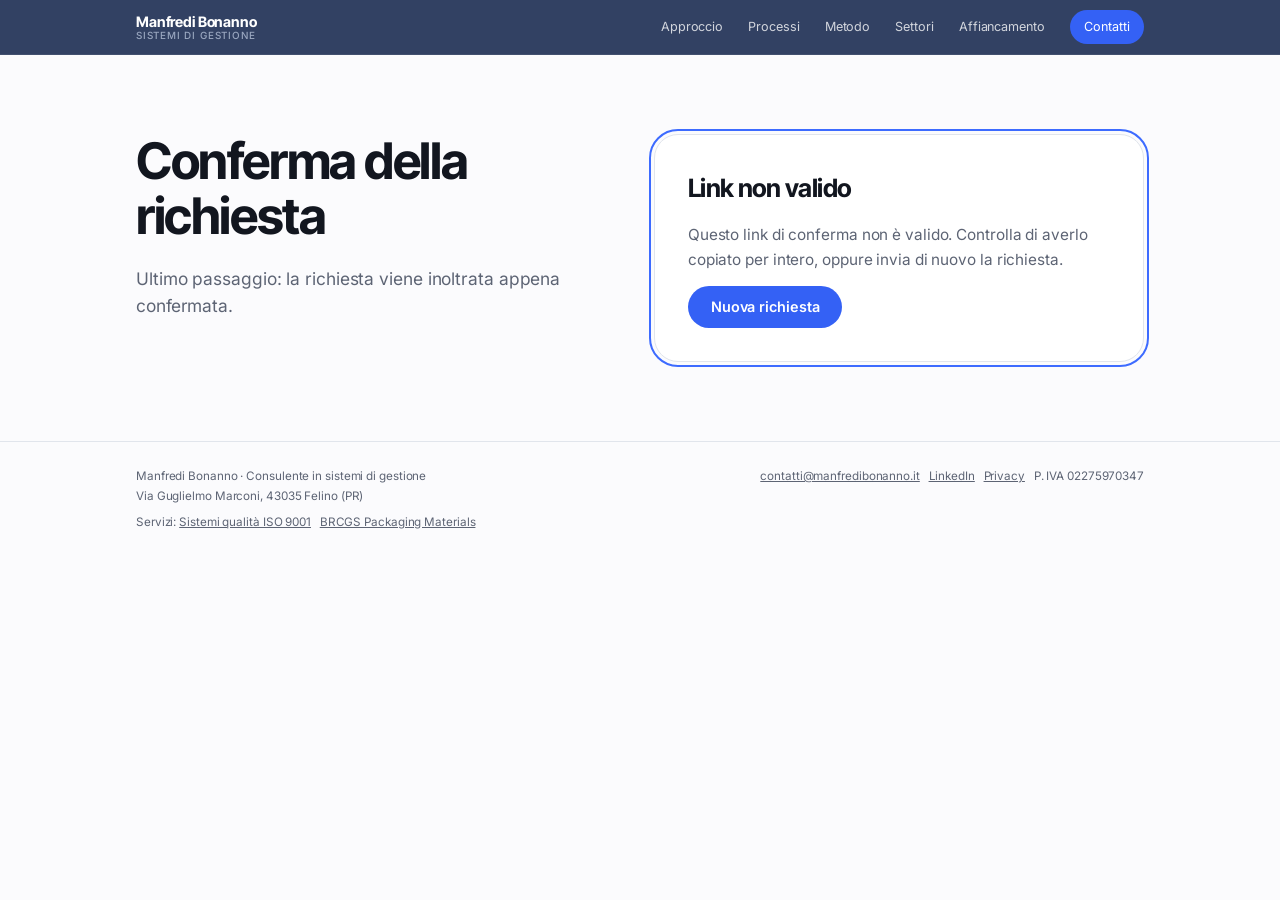
<file: conferma.html>
<!doctype html>
<html lang="it">
<head>
  <meta charset="utf-8">
  <meta name="viewport" content="width=device-width, initial-scale=1">
  <meta name="robots" content="noindex">
  <title>Conferma della richiesta | Manfredi Bonanno</title>
  <meta name="theme-color" content="#11224a">
  <link rel="preload" href="fonts/inter-latin.woff2" as="font" type="font/woff2" crossorigin>
  <link rel="preload" href="fonts/inter-tight-latin.woff2" as="font" type="font/woff2" crossorigin>
  <link rel="stylesheet" href="styles.css">
</head>
<body>

<header class="top">
  <div class="wrap top__inner">
    <a class="brand" href="index.html">
      <span class="brand__name">Manfredi Bonanno</span>
      <span class="brand__tag">Sistemi di Gestione</span>
    </a>
    <nav class="nav" aria-label="Sezioni">
      <a href="index.html#approccio">Approccio</a>
      <a href="index.html#processi">Processi</a>
      <a href="index.html#metodo">Metodo</a>
      <a href="index.html#haccp">Settori</a>
      <a href="index.html#ruolo">Affiancamento</a>
      <a class="nav__cta" href="richiesta.html">Contatti</a>
    </nav>
  </div>
</header>

<main>
  <!-- Arrivo dal link dell'email di conferma: conferma.js chiama il servizio Apps Script -->
  <section class="section request">
    <div class="wrap request__inner">
      <div class="request__intro">
        <h1 class="display">Conferma della richiesta</h1>
        <p class="lead">Ultimo passaggio: la richiesta viene inoltrata appena confermata.</p>
      </div>

      <div class="form-done" id="esito" tabindex="-1" aria-live="polite">
        <h2 id="esito-titolo">Conferma in corso…</h2>
        <p id="esito-testo">Attendi qualche secondo.</p>
        <p><a class="button" id="esito-azione" href="index.html" hidden>Torna al sito</a></p>
      </div>
    </div>
  </section>
</main>

<footer class="foot">
  <div class="wrap foot__inner">
    <span>Manfredi Bonanno · Consulente in sistemi di gestione<br>Via Guglielmo Marconi, 43035 Felino (PR)</span>
    <span><a href="mailto:contatti@manfredibonanno.it">contatti@manfredibonanno.it</a> &nbsp; <a href="https://www.linkedin.com/in/manfredi-bonanno-01285537/" target="_blank" rel="noopener">LinkedIn</a> &nbsp; <a href="privacy.html">Privacy</a> &nbsp; P. IVA 02275970347</span>
    <span class="foot__services">Servizi: <a href="certificazione-iso-9001.html">Sistemi qualità ISO 9001</a> &nbsp; <a href="brcgs-packaging.html">BRCGS Packaging Materials</a></span>
  </div>
</footer>

<script src="conferma.js"></script>
</body>
</html>
</file>
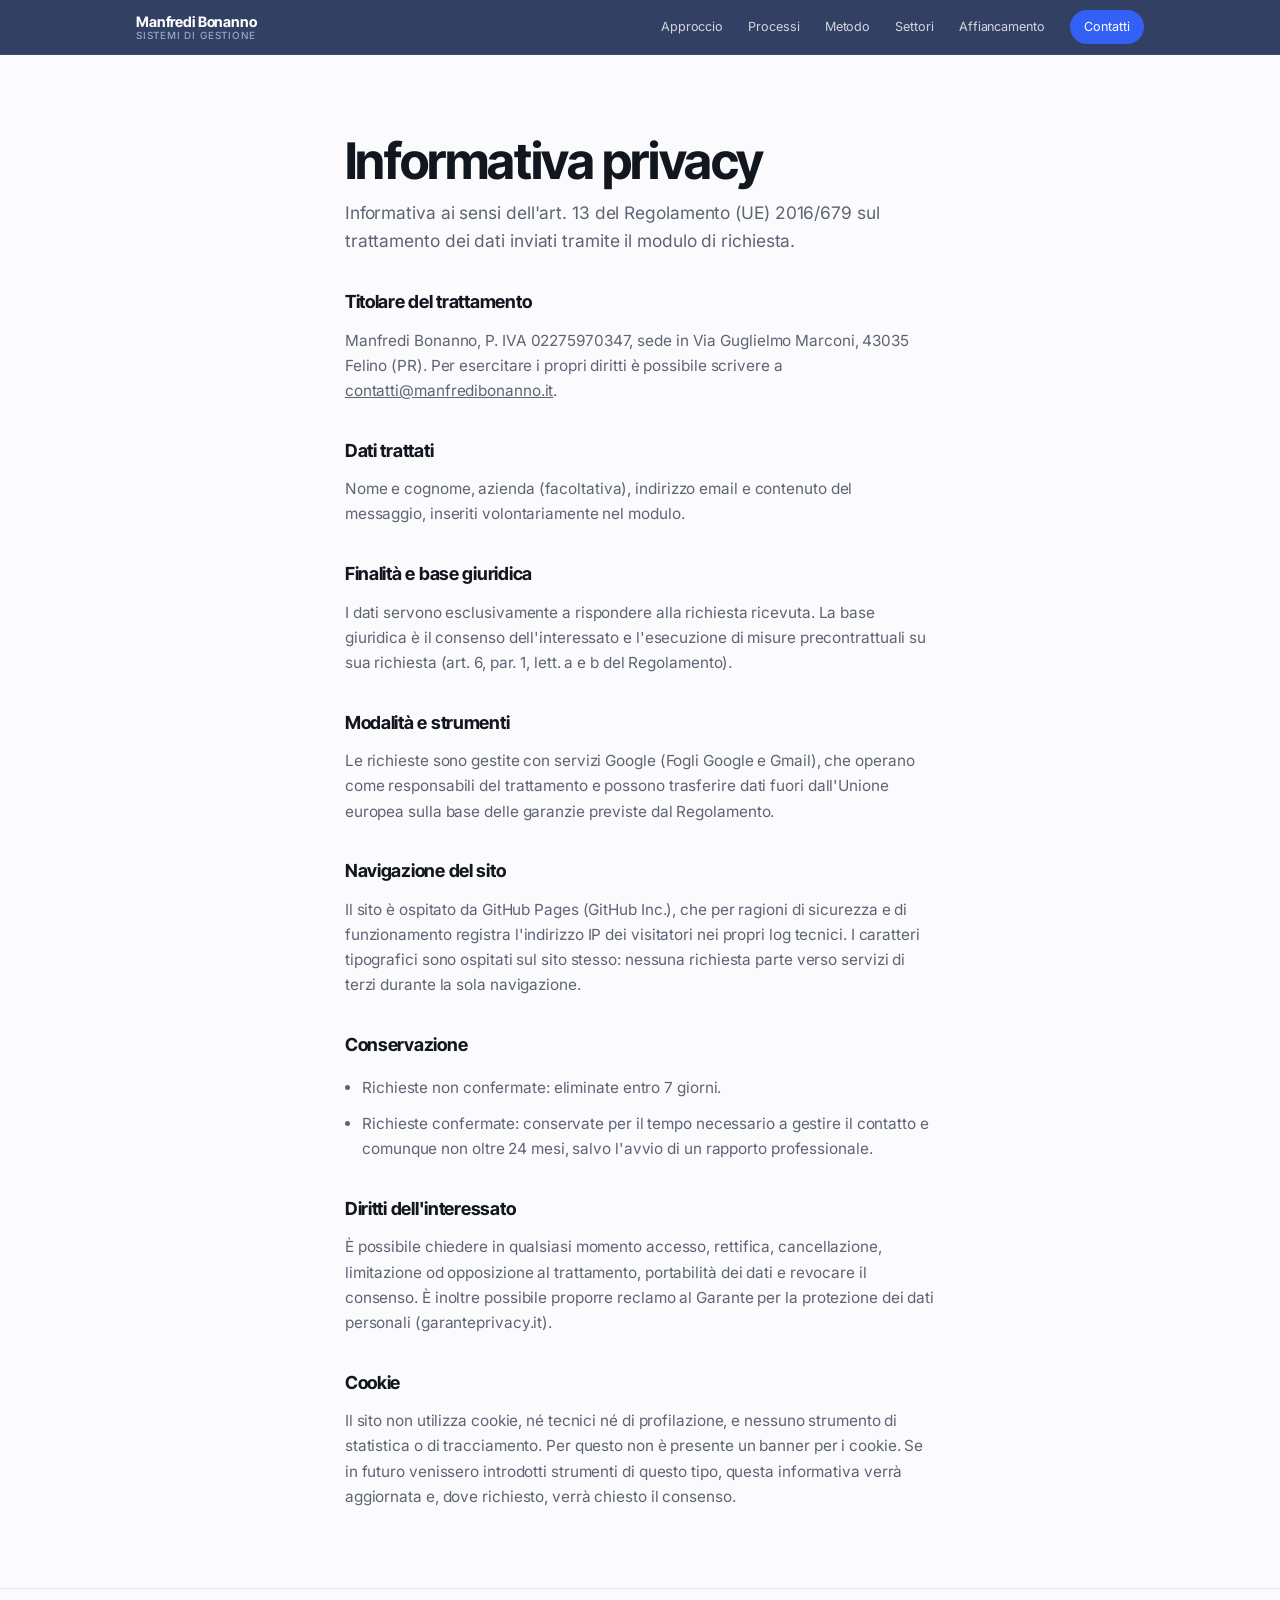
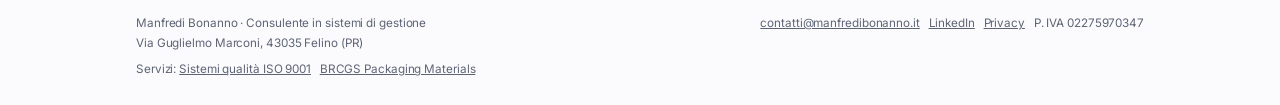
<file: privacy.html>
<!doctype html>
<html lang="it">
<head>
  <meta charset="utf-8">
  <meta name="viewport" content="width=device-width, initial-scale=1">
  <title>Informativa privacy | Manfredi Bonanno</title>
  <link rel="canonical" href="https://manfredibonanno.it/privacy.html">
  <meta name="theme-color" content="#11224a">
  <link rel="preload" href="fonts/inter-latin.woff2" as="font" type="font/woff2" crossorigin>
  <link rel="preload" href="fonts/inter-tight-latin.woff2" as="font" type="font/woff2" crossorigin>
  <link rel="stylesheet" href="styles.css">
</head>
<body>

<header class="top">
  <div class="wrap top__inner">
    <a class="brand" href="index.html">
      <span class="brand__name">Manfredi Bonanno</span>
      <span class="brand__tag">Sistemi di Gestione</span>
    </a>
    <nav class="nav" aria-label="Sezioni">
      <a href="index.html#approccio">Approccio</a>
      <a href="index.html#processi">Processi</a>
      <a href="index.html#metodo">Metodo</a>
      <a href="index.html#haccp">Settori</a>
      <a href="index.html#ruolo">Affiancamento</a>
      <a class="nav__cta" href="richiesta.html">Contatti</a>
    </nav>
  </div>
</header>

<main>
  <section class="section">
    <div class="wrap legal">
      <h1 class="display">Informativa privacy</h1>
      <p class="lead">Informativa ai sensi dell'art. 13 del Regolamento (UE) 2016/679 sul trattamento dei dati inviati tramite il modulo di richiesta.</p>

      <h2>Titolare del trattamento</h2>
      <p>Manfredi Bonanno, P. IVA 02275970347, sede in Via Guglielmo Marconi, 43035 Felino (PR). Per esercitare i propri diritti è possibile scrivere a <a href="mailto:contatti@manfredibonanno.it">contatti@manfredibonanno.it</a>.</p>

      <h2>Dati trattati</h2>
      <p>Nome e cognome, azienda (facoltativa), indirizzo email e contenuto del messaggio, inseriti volontariamente nel modulo.</p>

      <h2>Finalità e base giuridica</h2>
      <p>I dati servono esclusivamente a rispondere alla richiesta ricevuta. La base giuridica è il consenso dell'interessato e l'esecuzione di misure precontrattuali su sua richiesta (art. 6, par. 1, lett. a e b del Regolamento).</p>

      <h2>Modalità e strumenti</h2>
      <p>Le richieste sono gestite con servizi Google (Fogli Google e Gmail), che operano come responsabili del trattamento e possono trasferire dati fuori dall'Unione europea sulla base delle garanzie previste dal Regolamento.</p>

      <h2>Navigazione del sito</h2>
      <p>Il sito è ospitato da GitHub Pages (GitHub Inc.), che per ragioni di sicurezza e di funzionamento registra l'indirizzo IP dei visitatori nei propri log tecnici. I caratteri tipografici sono ospitati sul sito stesso: nessuna richiesta parte verso servizi di terzi durante la sola navigazione.</p>

      <h2>Conservazione</h2>
      <ul>
        <li>Richieste non confermate: eliminate entro 7 giorni.</li>
        <li>Richieste confermate: conservate per il tempo necessario a gestire il contatto e comunque non oltre 24 mesi, salvo l'avvio di un rapporto professionale.</li>
      </ul>

      <h2>Diritti dell'interessato</h2>
      <p>È possibile chiedere in qualsiasi momento accesso, rettifica, cancellazione, limitazione od opposizione al trattamento, portabilità dei dati e revocare il consenso. È inoltre possibile proporre reclamo al Garante per la protezione dei dati personali (garanteprivacy.it).</p>

      <h2>Cookie</h2>
      <p>Il sito non utilizza cookie, né tecnici né di profilazione, e nessuno strumento di statistica o di tracciamento. Per questo non è presente un banner per i cookie. Se in futuro venissero introdotti strumenti di questo tipo, questa informativa verrà aggiornata e, dove richiesto, verrà chiesto il consenso.</p>
    </div>
  </section>
</main>

<footer class="foot">
  <div class="wrap foot__inner">
    <span>Manfredi Bonanno · Consulente in sistemi di gestione<br>Via Guglielmo Marconi, 43035 Felino (PR)</span>
    <span><a href="mailto:contatti@manfredibonanno.it">contatti@manfredibonanno.it</a> &nbsp; <a href="https://www.linkedin.com/in/manfredi-bonanno-01285537/" target="_blank" rel="noopener">LinkedIn</a> &nbsp; <a href="privacy.html">Privacy</a> &nbsp; P. IVA 02275970347</span>
    <span class="foot__services">Servizi: <a href="certificazione-iso-9001.html">Sistemi qualità ISO 9001</a> &nbsp; <a href="brcgs-packaging.html">BRCGS Packaging Materials</a></span>
  </div>
</footer>

</body>
</html>
</file>
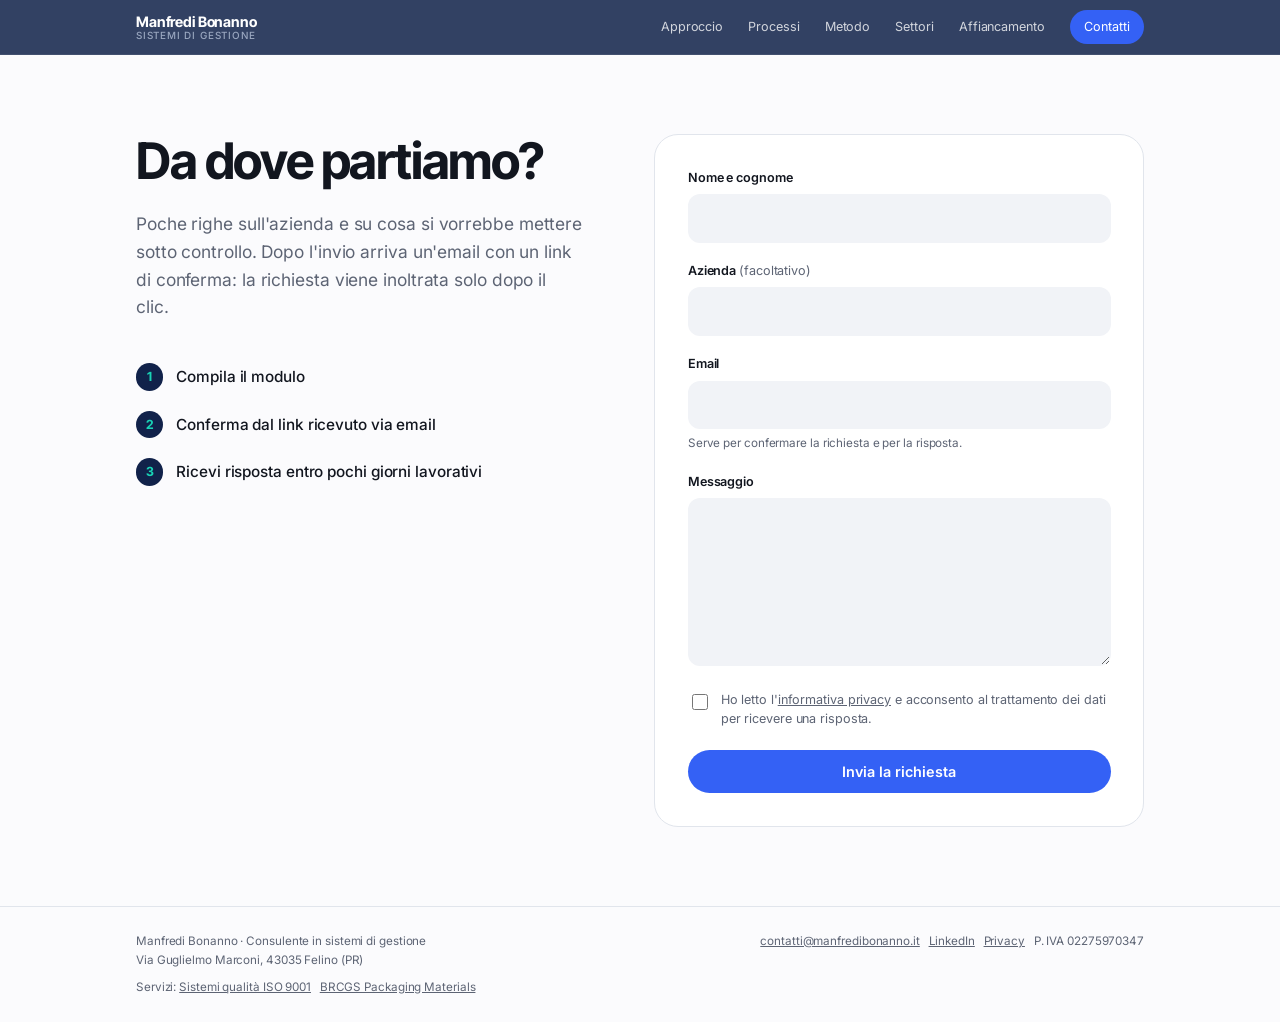
<file: richiesta.html>
<!doctype html>
<html lang="it">
<head>
  <meta charset="utf-8">
  <meta name="viewport" content="width=device-width, initial-scale=1">
  <title>Invia una richiesta | Manfredi Bonanno</title>
  <meta name="description" content="Invia una richiesta di contatto: riceverai un'email per confermarla.">
  <link rel="canonical" href="https://manfredibonanno.it/richiesta.html">
  <meta name="theme-color" content="#11224a">
  <link rel="preload" href="fonts/inter-latin.woff2" as="font" type="font/woff2" crossorigin>
  <link rel="preload" href="fonts/inter-tight-latin.woff2" as="font" type="font/woff2" crossorigin>
  <link rel="stylesheet" href="styles.css">
</head>
<body>

<header class="top">
  <div class="wrap top__inner">
    <a class="brand" href="index.html">
      <span class="brand__name">Manfredi Bonanno</span>
      <span class="brand__tag">Sistemi di Gestione</span>
    </a>
    <nav class="nav" aria-label="Sezioni">
      <a href="index.html#approccio">Approccio</a>
      <a href="index.html#processi">Processi</a>
      <a href="index.html#metodo">Metodo</a>
      <a href="index.html#haccp">Settori</a>
      <a href="index.html#ruolo">Affiancamento</a>
      <a class="nav__cta" href="richiesta.html" aria-current="page">Contatti</a>
    </nav>
  </div>
</header>

<main>
  <section class="section request">
    <div class="wrap request__inner">
      <div class="request__intro">
        <h1 class="display">Da dove partiamo?</h1>
        <p class="lead">Poche righe sull'azienda e su cosa si vorrebbe mettere sotto controllo. Dopo l'invio arriva un'email con un link di conferma: la richiesta viene inoltrata solo dopo il clic.</p>
        <ol class="request__steps">
          <li>Compila il modulo</li>
          <li>Conferma dal link ricevuto via email</li>
          <li>Ricevi risposta entro pochi giorni lavorativi</li>
        </ol>
      </div>

      <!-- Modulo di richiesta: invio a Google Apps Script (vedi strumenti/modulo-contatti.gs) -->
      <form class="form" id="request-form" novalidate>
        <div class="field">
          <label for="f-nome">Nome e cognome</label>
          <input id="f-nome" name="nome" type="text" autocomplete="name" maxlength="100" required>
        </div>
        <div class="field">
          <label for="f-azienda">Azienda <span class="field__opt">(facoltativo)</span></label>
          <input id="f-azienda" name="azienda" type="text" autocomplete="organization" maxlength="120">
        </div>
        <div class="field">
          <label for="f-email">Email</label>
          <input id="f-email" name="email" type="email" autocomplete="email" maxlength="160" required>
          <p class="field__hint">Serve per confermare la richiesta e per la risposta.</p>
        </div>
        <div class="field">
          <label for="f-messaggio">Messaggio</label>
          <textarea id="f-messaggio" name="messaggio" rows="6" maxlength="3000" required></textarea>
        </div>
        <!-- Campo trappola per i bot: invisibile alle persone -->
        <div class="field field--trap" aria-hidden="true">
          <label for="f-sito">Sito web</label>
          <input id="f-sito" name="sito" type="text" tabindex="-1" autocomplete="off">
        </div>
        <label class="check">
          <input id="f-privacy" name="privacy" type="checkbox" required>
          <span>Ho letto l'<a href="privacy.html">informativa privacy</a> e acconsento al trattamento dei dati per ricevere una risposta.</span>
        </label>
        <p class="form__error" id="form-error" role="alert" hidden></p>
        <button class="button form__submit" type="submit">Invia la richiesta</button>
      </form>

      <div class="form-done" id="form-done" hidden tabindex="-1">
        <h2>Controlla la tua email.</h2>
        <p>È stato inviato un link di conferma a <strong id="done-email"></strong>. La richiesta parte solo dopo il clic sul link, valido 48 ore.</p>
        <p class="form-done__hint">Non è arrivato nulla? Controlla nella cartella spam o nelle promozioni.</p>
      </div>
    </div>
  </section>
</main>

<footer class="foot">
  <div class="wrap foot__inner">
    <span>Manfredi Bonanno · Consulente in sistemi di gestione<br>Via Guglielmo Marconi, 43035 Felino (PR)</span>
    <span><a href="mailto:contatti@manfredibonanno.it">contatti@manfredibonanno.it</a> &nbsp; <a href="https://www.linkedin.com/in/manfredi-bonanno-01285537/" target="_blank" rel="noopener">LinkedIn</a> &nbsp; <a href="privacy.html">Privacy</a> &nbsp; P. IVA 02275970347</span>
    <span class="foot__services">Servizi: <a href="certificazione-iso-9001.html">Sistemi qualità ISO 9001</a> &nbsp; <a href="brcgs-packaging.html">BRCGS Packaging Materials</a></span>
  </div>
</footer>

<script src="richiesta.js"></script>
</body>
</html>
</file>
<file: styles.css>
/* Caratteri ospitati sul sito (nessuna richiesta ai server di Google).
   File variabili, solo alfabeto latino; licenza SIL Open Font License. */
@font-face {
  font-family: "Inter";
  font-style: normal;
  font-weight: 400 600;
  font-display: swap;
  src: url("fonts/inter-latin.woff2") format("woff2");
}
@font-face {
  font-family: "Inter Tight";
  font-style: normal;
  font-weight: 500 800;
  font-display: swap;
  src: url("fonts/inter-tight-latin.woff2") format("woff2");
}
@font-face {
  font-family: "JetBrains Mono";
  font-style: normal;
  font-weight: 500 700;
  font-display: swap;
  src: url("fonts/jetbrains-mono-latin.woff2") format("woff2");
}

/* Palette e caratteri del sito */
:root {
  --bg: #fbfbfd;
  --soft: #f1f3f7;
  --ink: #12161f;
  --muted: #5d6474;
  --line: #e1e5ec;
  --night: #11224a;
  --night-2: #1d305d;
  --night-muted: #9aa7c0;
  --blue: #3d6bff;
  /* Blu per pulsanti e testi su fondo chiaro: contrasto AA col bianco (5:1) */
  --blue-ink: #3461f5;
  --blue-ink-hover: #2c57e0;
  --teal: #19d3b5;
  /* Teal per testi piccoli su fondo chiaro (contrasto AA) */
  --teal-ink: #0b7a69;

  --display: "Inter Tight", "Inter", system-ui, sans-serif;
  --text: "Inter", system-ui, sans-serif;

  --wrap: 75rem;
  --gutter: clamp(1rem, 4vw, 2.5rem);
  --ease-out: cubic-bezier(.22, 1, .36, 1);
}

*, *::before, *::after { box-sizing: border-box; }

html { scroll-behavior: smooth; scroll-padding-top: 4.5rem; }
/* Scala generale su schermi grandi: tutto è in rem, quindi equivale a uno zoom.
   100% = dimensione piena; sul telefono resta piena per la leggibilità. */
@media (min-width: 961px) { html { font-size: 90%; } }

body {
  margin: 0;
  background: var(--bg);
  color: var(--ink);
  font: 400 1.0625rem/1.65 var(--text);
  letter-spacing: -0.006em;
  -webkit-font-smoothing: antialiased;
  text-rendering: optimizeLegibility;
}

h1, h2, h3 { font-family: var(--display); margin: 0; }
p { margin: 0; }
a { color: inherit; }

:focus-visible {
  outline: 2px solid var(--blue);
  outline-offset: 3px;
  border-radius: 4px;
}

.wrap {
  max-width: var(--wrap);
  margin: 0 auto;
  padding: 0 var(--gutter);
}

/* Intestazione semitrasparente, fissa in alto */
.top {
  position: sticky;
  top: 0;
  z-index: 10;
  background: rgba(17, 34, 74, 0.86);
  backdrop-filter: saturate(180%) blur(18px);
  -webkit-backdrop-filter: saturate(180%) blur(18px);
  border-bottom: 1px solid rgba(255, 255, 255, 0.08);
  color: #fff;
}
.top__inner {
  display: flex;
  justify-content: space-between;
  align-items: center;
  gap: 1rem;
  min-height: 3.75rem;
}
.brand {
  display: inline-flex;
  flex-direction: column;
  align-items: flex-start;
  text-decoration: none;
  line-height: 1.15;
}
.brand__name { font: 700 1rem var(--display); letter-spacing: -0.01em; }
/* Sottotitolo largo quanto il nome: maiuscoletto spaziato (misurato sui font del sito) */
.brand__tag {
  font-size: 0.6875rem;
  font-weight: 500;
  text-transform: uppercase;
  letter-spacing: 0.082em;
  white-space: nowrap;
  color: var(--night-muted);
}
.nav {
  display: flex;
  align-items: center;
  gap: 1.75rem;
  font-size: 0.875rem;
}
.nav a {
  text-decoration: none;
  color: rgba(255, 255, 255, 0.78);
  transition: color .2s;
}
.nav a:hover { color: #fff; }
.nav .nav__cta {
  color: #fff;
  background: var(--blue-ink);
  padding: 0.45rem 1rem;
  border-radius: 999px;
  transition: background-color .2s;
}
.nav .nav__cta:hover { background: var(--blue-ink-hover); }

/* Pulsanti */
.button {
  display: inline-block;
  background: var(--blue-ink);
  color: #fff;
  font: 600 1rem var(--text);
  text-decoration: none;
  padding: 0.9rem 1.6rem;
  border-radius: 999px;
  transition: background-color .2s, transform .15s var(--ease-out);
}
.button:hover { background: var(--blue-ink-hover); }
.button:active { transform: scale(0.97); }
.button--ghost {
  background: transparent;
  color: #fff;
  box-shadow: inset 0 0 0 1px rgba(255, 255, 255, 0.3);
}
.button--ghost:hover { background: rgba(255, 255, 255, 0.08); }

/* Apertura */
.hero {
  background: var(--night);
  color: #fff;
  padding: clamp(3rem, 6vw, 4.5rem) 0 clamp(2.5rem, 5vw, 4rem);
  overflow: hidden;
}
.hero__text { text-align: center; }
.hero h1 {
  font-size: clamp(2.5rem, 6.6vw, 5.25rem);
  font-weight: 800;
  line-height: 1.04;
  letter-spacing: -0.032em;
}
.hero__lead {
  max-width: 46rem;   /* la seconda riga del sottotitolo ci sta intera: due righe, non tre */
  margin: 1.75rem auto 0;
  font-size: clamp(1.1rem, 1.8vw, 1.3rem);
  line-height: 1.5;
  color: var(--night-muted);
}
.hero__actions {
  display: flex;
  flex-wrap: wrap;
  justify-content: center;
  gap: 0.75rem;
  margin-top: 2.25rem;
}

/* Mappa dei processi a lisca di pesce (disegnata da map.js) */
.map { margin-top: clamp(2rem, 4vw, 3rem); }
.map__svg { display: block; width: 100%; height: auto; overflow: visible; }
.map .wire { fill: none; stroke: rgba(154, 167, 192, 0.35); stroke-width: 1.5; }
.map .wire--main { stroke: rgba(255, 255, 255, 0.55); stroke-width: 2; }
.map .wire--loop { stroke: rgba(25, 211, 181, 0.4); stroke-dasharray: 2 6; }
.map .pulse { fill: none; stroke-linecap: round; }
.map .pulse--baton { stroke: var(--teal); stroke-width: 6; filter: url(#glow-line); }
.map .pulse--branch { stroke: var(--blue); stroke-width: 4; filter: url(#glow); }
.map .pulse--loop { stroke: var(--teal); stroke-width: 4; }
.map text { font-family: var(--text); fill: #fff; }
.map .label-main { font-size: 13px; font-weight: 600; }
.map .label-sub { font-size: 11px; fill: var(--night-muted); }
.map .label-group { font-size: 11px; fill: var(--night-muted); font-weight: 500; }
.map .label-loop { font-size: 11px; fill: var(--teal); font-weight: 500; }
.map .label-pill { font-size: 12.5px; font-weight: 500; }
.map .pill { fill: var(--night-2); stroke: rgba(154, 167, 192, 0.35); }
.map .pill--gestione { stroke: rgba(25, 211, 181, 0.5); }
.map .pill--supporto { stroke: rgba(61, 107, 255, 0.6); }
.map .node {
  fill: var(--night);
  stroke: rgba(255, 255, 255, 0.7);
  stroke-width: 2;
  transition: fill .35s, stroke .35s;
}
.map .node.is-active { fill: var(--teal); stroke: var(--teal); }
.map .node--client { fill: var(--teal); stroke: none; }
.map .fade {
  opacity: 0;
  transition: opacity .6s var(--ease-out);
}
.map.is-drawn .fade { opacity: 1; }

/* Testa del pesce e lische */
.map .fish-head {
  fill: rgba(25, 211, 181, 0.12);
  stroke: var(--teal);
  stroke-width: 1.5;
}
.map .wire--bone { stroke-width: 1.6; transition: stroke .35s; }
.map .wire--gestione { stroke: rgba(25, 211, 181, 0.35); }
.map .wire--supporto { stroke: rgba(61, 107, 255, 0.45); }

/* Carte di controllo dei processi operativi */
.map .ctl-card {
  fill: rgba(29, 48, 93, 0.94);
  stroke: rgba(25, 211, 181, 0.45);
  transition: stroke .3s;
}
.map .ctl.is-alarm .ctl-card { stroke: #ffb547; }
.map .ctl-lead { stroke: rgba(25, 211, 181, 0.55); stroke-width: 1.2; stroke-dasharray: 2 3; }
.map .ctl-limit { stroke: rgba(154, 167, 192, 0.55); stroke-width: 1; stroke-dasharray: 3 3; }
.map .ctl-center { stroke: rgba(255, 255, 255, 0.22); stroke-width: 1; }
.map .ctl-line { fill: none; stroke: var(--teal); stroke-width: 1.4; stroke-linejoin: round; }
.map .ctl-pt { fill: var(--teal); }
.map .ctl-pt.is-out { fill: #ffb547; }
.map .ctl-title { font-size: 11px; font-weight: 600; }
.map .ctl-status { font-size: 9px; fill: var(--night-muted); }
.map .ctl-status.is-alarm { fill: #ffb547; }
.map .ctl-dot { fill: var(--teal); filter: url(#glow); }
.map .ctl-corr { fill: #ffb547; filter: url(#glow); }
.map .node.is-corrected { fill: #ffb547; stroke: #ffb547; }

/* Causa individuata quando una carta va fuori limite */
.map .wire.is-cause { stroke: #ffb547; stroke-width: 2.2; }
.map .pill { transition: stroke .35s, fill .35s; }
.map .pill.is-cause { stroke: #ffb547; fill: #34363e; }

/* Stile hi-tech (classe .map--hitech): carattere monospaziato, angoli da mirino,
   indice Cpk, griglia di punti e bagliori */
.map--hitech text {
  font-family: "JetBrains Mono", ui-monospace, monospace;
  text-transform: uppercase;
  letter-spacing: 0.04em;
}
.map--hitech .label-main { font-size: 11.5px; font-weight: 700; }
.map--hitech .label-sub,
.map--hitech .label-group,
.map--hitech .label-loop { font-size: 9.5px; letter-spacing: 0.1em; }
.map--hitech .label-pill { font-size: 10.5px; font-weight: 500; }
.map--hitech .pill { rx: 3px; fill: rgba(17, 34, 74, 0.92); }
.map--hitech .pill.is-cause { fill: #2b2a2c; }
.map .ht-dot { fill: rgba(154, 167, 192, 0.2); }
.map--hitech .wire--main { stroke: rgba(25, 211, 181, 0.75); filter: url(#glow-line); }
.map--hitech .wire--bone { stroke-width: 1.2; }
.map--hitech .node { stroke: var(--teal); stroke-width: 1.6; }
.map--hitech .fish-head { fill: rgba(25, 211, 181, 0.08); filter: url(#glow); }
.map--hitech .ctl-card { fill: rgba(10, 22, 50, 0.9); stroke: rgba(25, 211, 181, 0.28); }
.map--hitech .ctl-line { filter: url(#glow); }
.map--hitech .ctl-title { font-size: 9.5px; font-weight: 700; }
.map--hitech .ctl-status,
.map--hitech .ht-cpk { font-size: 8px; text-transform: none; letter-spacing: 0.02em; }
.map .ht-corner { fill: none; stroke: var(--teal); stroke-width: 1.4; transition: stroke .3s; }
.map .ctl.is-alarm .ht-corner { stroke: #ffb547; }
.map .ht-cpk { fill: var(--teal); }
.map .ht-cpk.is-alarm { fill: #ffb547; }
.map .ht-live { fill: var(--teal); animation: ht-blink 1.2s steps(2, jump-none) infinite; }
.map .ctl.is-alarm .ht-live { fill: #ffb547; animation-duration: .4s; }
@keyframes ht-blink { 50% { opacity: .15; } }

/* Animazione della mappa (map.js) e della staffetta (relay.js).
   Apertura coreografata: un fascio traccia la spina e accende ogni elemento al passaggio;
   carte di controllo in stile oscilloscopio (alone e persistenza del fosforo). */

/* Elementi accesi dal fascio */
.map .mo { opacity: 0; transition: opacity .8s var(--ease-out); }
.map .mo.is-on { opacity: 1; }

/* Nodi: scatto all'accensione */
.map .mo-node { transform-box: fill-box; transform-origin: center; }
.map .mo-node.is-on { animation: mo-pop .9s var(--ease-out); }
@keyframes mo-pop {
  0%   { transform: scale(0); }
  55%  { transform: scale(1.6); }
  100% { transform: scale(1); }
}

/* Carte: accensione da monitor (linea orizzontale che si apre, lampo di luminosità) */
.map .mo-card { transform-box: fill-box; transform-origin: center; }
.map .mo-card.is-on { animation: mo-crt 1.15s cubic-bezier(.2, .8, .2, 1) both; }
@keyframes mo-crt {
  0%   { transform: scale(.4, .03); opacity: 0; filter: brightness(3); }
  30%  { transform: scale(1, .03); opacity: 1; filter: brightness(3); }
  65%  { transform: scale(1, 1); filter: brightness(1.7); }
  100% { transform: none; filter: none; }
}

/* Pillole delle cause: arrivano dopo che la lisca è disegnata */
.map .mo-pill { transition-delay: .7s; }

/* Il fascio che traccia la spina */
.map .mo-beam__core { fill: #fff; }
.map .mo-beam__halo { fill: var(--teal); opacity: .35; filter: url(#glow); }

/* Onde che si espandono: arrivo del fascio (teal), azione correttiva (ambra) */
.map .mo-ring {
  fill: none;
  stroke-width: 2;
  transform-box: fill-box;
  transform-origin: center;
  animation: mo-ring 1.4s ease-out forwards;
}
.map .mo-ring--teal { stroke: var(--teal); }
.map .mo-ring--amber { stroke: #ffb547; }
@keyframes mo-ring {
  from { transform: scale(.7); opacity: .9; }
  to   { transform: scale(3); opacity: 0; }
}

/* Testimone con scia luminosa */
.map .pulse--trail { stroke: var(--teal); stroke-width: 3; opacity: .3; }

/* Carte di controllo in stile oscilloscopio */
.map .ctl-glow { fill: none; stroke: var(--teal); stroke-width: 4; opacity: .22; filter: url(#glow); }
.map .ctl.is-alarm .ctl-glow { stroke: #ffb547; }

/* Staffetta: corsie rettilinee sfalsate (relay.js) */
.trk { display: block; width: 100%; height: auto; overflow: visible; }
.trk-lane { stroke: #d6dbe4; stroke-width: 3; stroke-linecap: round; }
.trk-finish { stroke: var(--ink); stroke-width: 2; stroke-linecap: round; opacity: .35; }
.trk-trail { stroke: var(--teal); stroke-width: 6; stroke-linecap: round; }
.trk-head {
  stroke: var(--teal);
  stroke-width: 10;
  stroke-linecap: round;
  filter: drop-shadow(0 0 6px rgba(25, 211, 181, 0.85));
}
.trk-baton { fill: var(--teal); filter: drop-shadow(0 0 5px rgba(25, 211, 181, 0.9)); }
.trk-ring {
  fill: none;
  stroke: var(--teal);
  stroke-width: 1.5;
  transform-box: fill-box;
  transform-origin: center;
  animation: mo-ring 1.2s ease-out forwards;
}
.relay__art:has(.trk) { max-width: 22rem; justify-self: end; width: 100%; }

/* Sezioni */
.section { padding: clamp(3.5rem, 7vw, 5.5rem) 0; }
.section--soft { background: var(--soft); }
.section--night { background: var(--night); color: #fff; }

.display {
  font-size: clamp(2rem, 4.6vw, 3.5rem);
  font-weight: 700;
  line-height: 1.08;
  letter-spacing: -0.028em;
  max-width: 22ch;
}
.lead {
  max-width: 40rem;
  margin-top: 1.5rem;
  font-size: clamp(1.05rem, 1.6vw, 1.2rem);
  line-height: 1.6;
  color: var(--muted);
}
.lead strong { color: var(--ink); font-weight: 600; }
.section--night .lead { color: var(--night-muted); }

/* Il claim della staffetta, con l'illustrazione del passaggio del testimone accanto */
.relay {
  display: grid;
  grid-template-columns: minmax(0, 46rem) minmax(0, 20rem);
  gap: clamp(1.5rem, 4vw, 3.5rem);
  align-items: center;
  margin-top: clamp(2.5rem, 5vw, 3.5rem);
}
.relay .claim { margin-top: 0; }
.relay__art { margin: 0; }
.relay__art svg { display: block; width: 100%; height: auto; overflow: visible; }
.claim {
  margin-top: clamp(2.5rem, 5vw, 3.5rem);
  max-width: 46rem;
  padding-left: 1.5rem;
  border-left: 3px solid var(--teal);
  font: 600 clamp(1.3rem, 2.6vw, 1.85rem)/1.3 var(--display);
  letter-spacing: -0.02em;
}

/* Anatomia di un singolo processo */
.anatomy { margin-top: clamp(3rem, 6vw, 4.5rem); }
.anatomy__flow {
  list-style: none;
  margin: 0;
  padding: 0;
  display: grid;
  grid-template-columns: repeat(5, 1fr);
  gap: 0.5rem;
}
.anatomy__flow li {
  position: relative;
  display: flex;
  flex-direction: column;
  gap: 0.35rem;
  padding: 1.25rem 1.5rem 1.25rem 1.25rem;
  background: var(--soft);
  border-radius: 14px;
  clip-path: polygon(0 0, calc(100% - 14px) 0, 100% 50%, calc(100% - 14px) 100%, 0 100%);
}
.anatomy__flow li.is-core { background: var(--night); color: #fff; }
.anatomy__title { font: 600 1rem var(--display); letter-spacing: -0.01em; }
.anatomy__text { font-size: 0.875rem; line-height: 1.45; color: var(--muted); }
.is-core .anatomy__text { color: var(--night-muted); }
.anatomy__checks {
  margin-top: 0.5rem;
  padding: 1rem 1.25rem;
  border: 1px dashed #c7cedb;
  border-radius: 14px;
  font-size: 0.9375rem;
  color: var(--muted);
  text-align: center;
}

/* Famiglie di processi */
.families {
  display: grid;
  grid-template-columns: repeat(3, 1fr);
  gap: 1.25rem;
  margin-top: clamp(2.5rem, 5vw, 4rem);
}
.family {
  background: #fff;
  border-radius: 22px;
  padding: 2rem 1.75rem;
}
.family h3 { font-size: 1.375rem; font-weight: 700; letter-spacing: -0.02em; }
.family__intro { margin-top: 0.5rem; color: var(--muted); font-size: 0.9375rem; }
.family ul { list-style: none; margin: 1.5rem 0 0; padding: 0; }
.family li {
  padding: 0.7rem 0;
  border-top: 1px solid var(--line);
  font-size: 0.9375rem;
  font-weight: 500;
}
.family:nth-child(1) h3 { color: var(--ink); }
.family:nth-child(2) h3 { color: var(--blue-ink); }
.family:nth-child(3) h3 { color: #0e9f88; }

/* Affiancamento */
/* Profilo: foto e aree di competenza */
.profile {
  display: grid;
  grid-template-columns: minmax(7rem, 9rem) 1fr;
  gap: clamp(2rem, 5vw, 4.5rem);
  align-items: center;
  margin-top: clamp(3rem, 6vw, 4.5rem);
}
/* Ritratto scontornato a mezzo busto, senza cornice: si fonde con lo sfondo della sezione */
.profile__photo {
  position: relative;
  aspect-ratio: 888 / 1094;   /* proporzioni di img/ritratto-m7.webp */
  display: grid;
  place-items: center;
}
.profile__photo img {
  width: 100%;
  height: 100%;
  object-fit: cover;
  object-position: center bottom;
  display: block;
}
.profile__name {
  font-size: clamp(1.5rem, 2.6vw, 2rem);
  font-weight: 700;
  letter-spacing: -0.03em;
  color: var(--teal);
}
.profile__role { margin-top: 0.35rem; color: var(--night-muted); font-size: 1rem; }
.profile__link { color: var(--teal); text-decoration: none; }
.profile__link:hover { text-decoration: underline; }
.profile .schemes { margin-top: 1.75rem; grid-template-columns: repeat(auto-fill, minmax(12rem, 1fr)); }

/* Metodo */
.steps {
  list-style: none;
  counter-reset: step;
  margin: clamp(2.5rem, 5vw, 4rem) 0 0;
  padding: 0;
  display: grid;
  grid-template-columns: repeat(4, 1fr);
  gap: 1.25rem;
}
.steps li {
  counter-increment: step;
  position: relative;
  padding-top: 1.25rem;
  border-top: 2px solid var(--ink);
}
.steps li::before {
  content: counter(step, decimal-leading-zero);
  display: block;
  font: 700 0.875rem var(--display);
  color: var(--blue-ink);
  margin-bottom: 1rem;
}
.steps h3 { font-size: 1.25rem; font-weight: 700; letter-spacing: -0.02em; }
.steps p { margin-top: 0.6rem; color: var(--muted); font-size: 0.9375rem; }

/* Schemi di certificazione (sotto il profilo, su fondo scuro) */
.schemes {
  list-style: none;
  margin: clamp(2.5rem, 5vw, 3.5rem) 0 0;
  padding: 0;
  display: grid;
  grid-template-columns: repeat(auto-fill, minmax(10.5rem, 1fr));
  gap: 0.75rem;
}
.schemes li {
  display: flex;
  flex-direction: column;
  gap: 0.2rem;
  background: var(--night-2);
  border: 1px solid rgba(154, 167, 192, 0.18);
  border-radius: 16px;
  padding: 1.25rem;
}
.schemes strong { font: 700 1.125rem var(--display); letter-spacing: -0.015em; color: #fff; }
.schemes span { font-size: 0.8125rem; color: var(--night-muted); }

/* Contatti */
.contact__inner { text-align: center; }
.contact .display { margin: 0 auto; }
.contact .lead { margin: 1.5rem auto 2.25rem; }
.contact__detail { margin-top: 1.5rem; color: var(--muted); font-size: 0.9375rem; }

/* Piede */
.foot {
  border-top: 1px solid var(--line);
  padding: 1.75rem 0;
  font-size: 0.8125rem;
  color: var(--muted);
}
.foot__inner {
  display: flex;
  justify-content: space-between;
  flex-wrap: wrap;
  gap: 0.5rem 2rem;
}

/* Pagina richiesta */
.request__inner {
  display: grid;
  grid-template-columns: 1fr minmax(0, 34rem);
  gap: clamp(2.5rem, 6vw, 5rem);
  align-items: start;
}
.request__steps {
  margin: 2.25rem 0 0;
  padding: 0;
  list-style: none;
  counter-reset: rs;
}
.request__steps li {
  counter-increment: rs;
  display: flex;
  align-items: center;
  gap: 0.9rem;
  padding: 0.7rem 0;
  font-weight: 500;
}
.request__steps li::before {
  content: counter(rs);
  display: grid;
  place-items: center;
  flex: none;
  width: 1.9rem;
  height: 1.9rem;
  border-radius: 50%;
  background: var(--night);
  color: var(--teal);
  font: 700 0.875rem var(--display);
}
.form, .form-done {
  background: #fff;
  border: 1px solid var(--line);
  border-radius: 24px;
  padding: clamp(1.5rem, 4vw, 2.25rem);
}
.field { margin-bottom: 1.25rem; }
.field label {
  display: block;
  margin-bottom: 0.4rem;
  font-size: 0.875rem;
  font-weight: 600;
}
.field__opt { font-weight: 400; color: var(--muted); }
.field__hint { margin-top: 0.35rem; font-size: 0.8125rem; color: var(--muted); }
.field input, .field textarea {
  width: 100%;
  font: inherit;
  font-size: 1rem;
  color: var(--ink);
  background: var(--soft);
  border: 1px solid transparent;
  border-radius: 12px;
  padding: 0.8rem 0.95rem;
  transition: border-color .15s, background-color .15s;
}
.field textarea { resize: vertical; min-height: 9rem; }
.field input:focus, .field textarea:focus {
  outline: none;
  background: #fff;
  border-color: var(--blue);
  box-shadow: 0 0 0 3px rgba(61, 107, 255, 0.15);
}
.field--trap { position: absolute; left: -9999px; width: 1px; height: 1px; overflow: hidden; }
.check {
  display: flex;
  gap: 0.7rem;
  align-items: flex-start;
  font-size: 0.875rem;
  color: var(--muted);
  line-height: 1.5;
}
.check input { margin-top: 0.2rem; width: 1.1rem; height: 1.1rem; accent-color: var(--blue); flex: none; }
.form__error {
  margin-top: 1.25rem;
  padding: 0.8rem 1rem;
  border-radius: 12px;
  background: #fdecec;
  color: #a12020;
  font-size: 0.9375rem;
}
.form__submit { margin-top: 1.5rem; width: 100%; border: 0; cursor: pointer; }
.form__submit:disabled { opacity: 0.6; cursor: progress; }
.form-done h2 { font-size: 1.75rem; letter-spacing: -0.025em; }
.form-done p { margin-top: 0.9rem; color: var(--muted); }
.form-done strong { color: var(--ink); }
.form-done__hint { font-size: 0.875rem; }

/* Pagina privacy */
.legal { max-width: 46rem; }
.legal h2 { font-size: 1.25rem; margin-top: 2.25rem; letter-spacing: -0.015em; }
.legal p, .legal li { margin-top: 0.75rem; color: var(--muted); }
.legal ul { padding-left: 1.2rem; }

/* Tablet */
@media (max-width: 960px) {
  .families, .request__inner, .relay { grid-template-columns: 1fr; }
  .relay__art { max-width: 18rem; }
  .steps { grid-template-columns: repeat(2, 1fr); gap: 2rem 1.25rem; }
  .anatomy__flow { grid-template-columns: 1fr; }
  .anatomy__flow li {
    clip-path: polygon(0 0, 100% 0, 100% calc(100% - 10px), 50% 100%, 0 calc(100% - 10px));
    padding-bottom: 1.6rem;
  }
}

/* Telefono */
@media (max-width: 680px) {
  /* Intestazione su due righe: nome e "Contatti" in alto, le sezioni sotto */
  html { scroll-padding-top: 6.5rem; }
  .top__inner {
    position: relative;
    flex-wrap: wrap;
    gap: 0;
    min-height: 0;
    padding-top: 0.6rem;
  }
  .brand { min-height: 2.1rem; justify-content: center; }
  .nav {
    width: 100%;
    justify-content: space-between;
    gap: 0.75rem;
    font-size: 0.8125rem;
    padding: 0.2rem 0 0.35rem;
    overflow-x: auto;
    scrollbar-width: none;
  }
  .nav::-webkit-scrollbar { display: none; }
  .nav a { padding: 0.45rem 0; white-space: nowrap; }
  .nav .nav__cta {
    position: absolute;
    top: 0.6rem;
    right: var(--gutter);
    padding: 0.45rem 1rem;
  }
  /* Niente a capo forzati nel sottotitolo: su schermo stretto lasciano parole isolate */
  .hero__lead br { display: none; }
  .profile, .steps { grid-template-columns: 1fr; }
  .profile__photo { max-width: 9rem; }
}

/* Movimento ridotto: niente animazioni, stato finale subito visibile */
@media (prefers-reduced-motion: reduce) {
  html { scroll-behavior: auto; }
  .map .fade { transition: none; }
  .map .ht-live { animation: none; }
  .map .mo { transition: none; }
  .map .mo-node.is-on, .map .mo-card.is-on, .map .mo-ring { animation: none; }
}

/* Sezioni sull'analisi dei rischi.
   Sicurezza alimentare a tre strati: haccp.js. Stesso linguaggio della mappa in apertura. */

.haccp { margin: clamp(2.5rem, 5vw, 3.5rem) 0 0; }
.haccp__svg { display: block; width: 100%; height: auto; overflow: visible; transition: opacity .25s; }
.haccp__svg.is-switching { opacity: 0; }

/* Selettore alimento / imballaggio */
.haccp__switch {
  display: inline-flex;
  gap: 0.25rem;
  padding: 0.25rem;
  margin-bottom: 1.25rem;
  border: 1px solid rgba(154, 167, 192, 0.25);
  border-radius: 999px;
}
.haccp__switch button {
  font: 600 0.875rem var(--text);
  color: var(--night-muted);
  background: none;
  border: 0;
  border-radius: 999px;
  padding: 0.45rem 1rem;
  cursor: pointer;
  transition: color .2s, background-color .2s;
}
.haccp__switch button:hover { color: #fff; }
.haccp__switch button[aria-pressed="true"] { color: var(--night); background: var(--teal); }
.haccp__switch button:focus-visible { outline-color: var(--teal); }

/* Testi della scena: monospaziato maiuscolo, come la mappa */
.haccp text {
  font-family: "JetBrains Mono", ui-monospace, monospace;
  text-transform: uppercase;
  letter-spacing: 0.06em;
}
.hz-dot { fill: rgba(154, 167, 192, 0.2); }

/* Accensione progressiva (apertura) */
.haccp .hz-mo { opacity: 0; transition: opacity .8s var(--ease-out); }
.haccp .hz-mo.is-on { opacity: 1; }
.haccp .hz-on-late { opacity: 0; transition: opacity 1s var(--ease-out); }
.haccp__svg.is-live .hz-on-late { opacity: 1; }

/* Prerequisiti */
.hz-tile rect { fill: rgba(29, 48, 93, 0.95); stroke: rgba(25, 211, 181, 0.3); stroke-width: 1; transition: stroke .5s, fill .5s; }
.hz-tile__label { font-size: 9px; font-weight: 700; fill: #dfe6f3; }
.hz-tile.is-hit rect { stroke: var(--teal); fill: rgba(25, 211, 181, 0.16); transition: none; }

/* Linea di processo */
.hz-line { fill: none; stroke: rgba(25, 211, 181, 0.75); stroke-width: 2; filter: url(#hz-glow); }
.hz-flow { fill: none; stroke: var(--teal); stroke-width: 2.5; stroke-linecap: round; stroke-dasharray: 2 16; animation: hz-flow 2.4s linear infinite; }
@keyframes hz-flow { to { stroke-dashoffset: -36; } }
.hz-node { fill: var(--night); stroke: var(--teal); stroke-width: 1.6; transform-box: fill-box; transform-origin: center; }
.hz-node.is-on { animation: mo-pop .9s var(--ease-out); }
.hz-node--ccp { fill: var(--teal); }
.hz-step { font-size: 9px; font-weight: 700; fill: #fff; }
.hz-step--sm { font-size: 8.5px; }
.hz-end__dot { fill: var(--teal); filter: url(#hz-glow); }

/* Punti critici di controllo: cancello e carta di monitoraggio */
.hz-gate__bracket { fill: none; stroke: var(--teal); stroke-width: 2; transition: stroke .3s; }
.hz-card__lead { stroke: rgba(25, 211, 181, 0.55); stroke-width: 1.2; stroke-dasharray: 2 3; }
.hz-card__box { fill: rgba(10, 22, 50, 0.92); stroke: rgba(25, 211, 181, 0.3); transition: stroke .3s; }
.hz-card__title { font-size: 9.5px; font-weight: 700; fill: #fff; }
.hz-card__sub { font-size: 8px; fill: var(--night-muted); text-transform: none !important; letter-spacing: 0.02em !important; }
.hz-card__limit { stroke: rgba(255, 181, 71, 0.6); stroke-width: 1; stroke-dasharray: 3 3; }
.hz-card__line { fill: none; stroke: var(--teal); stroke-width: 1.4; stroke-linejoin: round; filter: url(#hz-glow); }
.hz-card__live { fill: var(--teal); animation: ht-blink 1.2s steps(2, jump-none) infinite; }
.hz-gate.is-on .hz-card { transform-box: fill-box; }
.hz-gate.is-dev .hz-gate__bracket { stroke: #ffb547; }
.hz-gate.is-dev .hz-card__box { stroke: #ffb547; }
.hz-gate.is-dev .hz-card__line { stroke: #ffb547; }
.hz-gate.is-dev .hz-card__live { fill: #ffb547; animation-duration: .4s; }

/* Pericoli: una forma e un colore per tipo (prestazionale solo per l'imballaggio) */
.hz-part { fill: currentColor; color: #c3cde0; }
.hz-part--bio { color: #c3cde0; }
.hz-part--chem { color: #b9a8ff; }
.hz-part--phys { color: #e6e9ef; }
.hz-part--perf { color: #ff9ec7; }
.hz-part.is-out { color: #ffb547; filter: drop-shadow(0 0 4px #ffb547); }
.hz-trail { stroke: currentColor; stroke-width: 1.4; stroke-linecap: round; opacity: .4; }

/* Flotta dei pericoli con etichetta: passo a scatti, piccolo respiro del simbolo a ogni passo, lampo allo sparo */
.hz-unit { opacity: 0; transition: opacity .4s; }
.hz-unit.is-on { opacity: 1; }
.hz-unit__icon { filter: url(#hz-glow); }
.haccp .hz-unit__label { fill: currentColor; font-weight: 700; letter-spacing: 0.1em; }
.hz-inv { fill: currentColor; transform-box: fill-box; transform-origin: center; }
.hz-fleet.is-alt .hz-inv { transform: scale(.84); }
.hz-inv.is-fire { animation: hz-fire .5s var(--ease-out); }
@keyframes hz-fire { from { transform: scale(1.6); opacity: 1; } }

/* Segregazione */
.hz-bin rect { fill: rgba(255, 181, 71, 0.06); stroke: rgba(255, 181, 71, 0.55); stroke-dasharray: 3 3; transition: fill .6s; }
.hz-bin__label { font-size: 9px; font-weight: 700; fill: #ffb547; letter-spacing: 0.12em; }
.hz-bin.is-hit rect { fill: rgba(255, 181, 71, 0.25); transition: none; }

/* Fascio e onde */
.hz-beam__core { fill: #fff; }
.hz-beam__halo { fill: var(--teal); opacity: .35; filter: url(#hz-glow); }
.hz-ring { fill: none; stroke-width: 1.6; transform-box: fill-box; transform-origin: center; animation: mo-ring 1.4s ease-out forwards; }
.hz-ring--teal { stroke: var(--teal); }
.hz-ring--amber { stroke: #ffb547; }
.hz-ring--steel { stroke: rgba(195, 205, 224, 0.6); }

/* Rischi e opportunità (iso.js): uno "schermo" scuro dentro una sezione chiara */
.riskop {
  margin: clamp(2.5rem, 5vw, 3.5rem) 0 0;
  padding: clamp(0.75rem, 2.5vw, 1.75rem);
  background: var(--night);
  border-radius: 22px;
}
.riskop__svg { display: block; width: 100%; height: auto; overflow: visible; }
.riskop text {
  font-family: "JetBrains Mono", ui-monospace, monospace;
  text-transform: uppercase;
  letter-spacing: 0.06em;
}
.riskop .ro-mo, .riskop .ro-radar { opacity: 0; transition: opacity .9s var(--ease-out); }
.riskop .ro-mo.is-on, .riskop .ro-radar.is-on { opacity: 1; }
.ro-dot { fill: rgba(154, 167, 192, 0.18); }

/* Radar */
.ro-ring-line { fill: none; stroke: rgba(25, 211, 181, 0.22); stroke-width: 1; }
.ro-ring-line:first-child { stroke: rgba(25, 211, 181, 0.5); }
.ro-cross { stroke: rgba(25, 211, 181, 0.14); stroke-width: 1; }
.ro-tick { stroke: rgba(25, 211, 181, 0.35); stroke-width: 1; }
.ro-sweep path { fill: var(--teal); }
.ro-sweep__edge { stroke: var(--teal); stroke-width: 2; filter: url(#ro-glow); }

/* Matrice */
.ro-cell { fill: rgba(29, 48, 93, 0.95); stroke: rgba(154, 167, 192, 0.25); transition: fill .5s, stroke .5s, opacity .5s; }
.ro-cell.is-risk { fill: rgba(255, 181, 71, 0.55); stroke: #ffb547; transition: fill .15s, stroke .15s; }
.ro-cell.is-opp { fill: rgba(25, 211, 181, 0.5); stroke: var(--teal); transition: fill .15s, stroke .15s; }
.ro-axis { font-size: 9px; fill: var(--night-muted); letter-spacing: 0.12em; }

/* Bivio e vie */
.ro-fork { fill: #fff; filter: url(#ro-glow); }
.ro-link { stroke: rgba(255, 255, 255, 0.4); stroke-width: 1.5; stroke-dasharray: 2 4; }
.ro-lane__path { fill: none; stroke-width: 2; filter: url(#ro-glow); }
.ro-lane__ret { fill: none; stroke-width: 1.2; stroke-dasharray: 2 6; }
.ro-lane--opp .ro-lane__path { stroke: rgba(25, 211, 181, 0.8); }
.ro-lane--opp .ro-lane__ret { stroke: rgba(25, 211, 181, 0.4); }
.ro-lane--risk .ro-lane__path { stroke: rgba(255, 181, 71, 0.8); }
.ro-lane--risk .ro-lane__ret { stroke: rgba(255, 181, 71, 0.4); }
.ro-lane__title { font-size: 11px; font-weight: 700; letter-spacing: 0.16em; }
.ro-lane--opp .ro-lane__title { fill: var(--teal); }
.ro-lane--risk .ro-lane__title { fill: #ffb547; }
.ro-act__dot { fill: var(--night); stroke-width: 1.6; transform-box: fill-box; transform-origin: center; transition: fill .3s; }
.ro-lane--opp .ro-act__dot { stroke: var(--teal); }
.ro-lane--risk .ro-act__dot { stroke: #ffb547; }
.ro-act__label { font-size: 9px; font-weight: 700; fill: #dfe6f3; transition: fill .3s; }
.ro-lane--opp .ro-act.is-hit .ro-act__dot { fill: var(--teal); }
.ro-lane--risk .ro-act.is-hit .ro-act__dot { fill: #ffb547; }
.ro-lane--opp .ro-act.is-hit .ro-act__label { fill: var(--teal); }
.ro-lane--risk .ro-act.is-hit .ro-act__label { fill: #ffb547; }

/* Segnali */
.ro-sig { fill: #fff; filter: url(#ro-glow); }
.ro-sig--opp { fill: var(--teal); }
.ro-sig--risk { fill: #ffb547; }
.ro-sig__trail { fill: none; stroke: rgba(255, 255, 255, 0.35); stroke-width: 2.5; stroke-linecap: round; stroke-linejoin: round; }
.ro-sig__trail--opp { stroke: rgba(25, 211, 181, 0.4); }
.ro-sig__trail--risk { stroke: rgba(255, 181, 71, 0.4); }
.ro-pulse { fill: none; stroke-width: 1.5; transform-box: fill-box; transform-origin: center; animation: mo-ring 1.4s ease-out forwards; }
.ro-pulse--white { stroke: rgba(255, 255, 255, 0.7); }
.ro-pulse--opp { stroke: var(--teal); }
.ro-pulse--risk { stroke: #ffb547; }

@media (prefers-reduced-motion: reduce) {
  .haccp .hz-mo, .haccp .hz-on-late, .riskop .ro-mo, .riskop .ro-radar { transition: none; }
  .hz-unit { transition: none; }
  .hz-flow, .hz-node.is-on, .hz-card__live, .hz-ring, .hz-inv.is-fire, .ro-pulse { animation: none; }
}

/* Etichetta di macroarea sopra il titolo (filiera alimentare, schemi di settore) */
.kicker {
  margin: 0 0 1rem;
  font: 600 0.8125rem/1 "JetBrains Mono", ui-monospace, monospace;
  letter-spacing: 0.08em;
  text-transform: uppercase;
  color: var(--teal);
}
.kicker::before {
  content: "";
  display: inline-block;
  width: 1.75rem;
  height: 2px;
  margin-right: 0.75rem;
  vertical-align: middle;
  background: currentColor;
}
.kicker--ink { color: var(--teal-ink); }

/* Schemi di settore: le schede appoggiate sulla base comune ISO 9001 */
.layers { margin-top: clamp(2.5rem, 5vw, 4rem); }
.layers__list {
  list-style: none;
  margin: 0;
  padding: 0;
  display: grid;
  grid-template-columns: repeat(4, 1fr);
  gap: 1.25rem;
}
.layer {
  position: relative;
  display: flex;
  flex-direction: column;
  background: var(--soft);
  border-radius: 22px 22px 6px 6px;
  padding: 1.75rem 1.75rem 2rem;
}
/* Il "piedino" che unisce ogni scheda alla base */
.layer::after {
  content: "";
  position: absolute;
  left: 50%;
  bottom: -1.25rem;
  width: 2px;
  height: 1.25rem;
  background: var(--line);
}
.layer__art { width: 6rem; height: 3.5rem; margin-bottom: 1.25rem; overflow: visible; }
.layer__name { font: 700 1.375rem/1.2 var(--display); letter-spacing: -0.02em; }
.layer__field {
  margin-top: 0.35rem;
  font: 600 0.75rem "JetBrains Mono", ui-monospace, monospace;
  letter-spacing: 0.06em;
  text-transform: uppercase;
  color: var(--teal-ink);
}
.layer p { margin: 0.9rem 0 0; color: var(--muted); font-size: 0.9375rem; }
.layers__base {
  display: flex;
  flex-wrap: wrap;
  align-items: baseline;
  gap: 0.4rem 1.25rem;
  margin-top: 1.25rem;
  padding: 1.25rem 1.75rem;
  background: var(--night);
  border-radius: 6px 6px 22px 22px;
  color: #fff;
}
.layers__base strong { font: 700 1.375rem var(--display); letter-spacing: -0.02em; }
.layers__base span { color: var(--night-muted); font-size: 0.9375rem; }

/* Piccole animazioni astratte delle schede */
.layer__art path, .layer__art line, .layer__art rect { fill: none; stroke-linecap: round; }
.art-track { stroke: var(--line); stroke-width: 4; }
.art-band { stroke: var(--teal); stroke-width: 4; }
.art-needle { stroke: var(--night); stroke-width: 2.5; transform-box: view-box; transform-origin: 48px 50px; animation: art-needle 5s var(--ease-out) infinite; }
.art-hub { fill: var(--night); }
@keyframes art-needle {
  0%   { transform: rotate(-70deg); }
  22%  { transform: rotate(48deg); }
  38%  { transform: rotate(4deg); }
  52%  { transform: rotate(24deg); }
  64%, 100% { transform: rotate(17deg); }
}
.layer__art .art-plate { fill: #cdd3de; stroke: none; }
.art-fillet { fill: var(--teal); transform-box: fill-box; transform: scale(0); animation: art-fillet 4.4s var(--ease-out) infinite; }
.art-fillet--l { transform-origin: 100% 100%; }
.art-fillet--r { transform-origin: 0 100%; animation-name: art-fillet-r; }
@keyframes art-fillet {
  0% { transform: scale(0); opacity: 1; }
  30%, 88% { transform: scale(1); opacity: 1; }
  100% { transform: scale(1); opacity: 0; }
}
@keyframes art-fillet-r {
  0%, 38% { transform: scale(0); opacity: 1; }
  68%, 88% { transform: scale(1); opacity: 1; }
  100% { transform: scale(1); opacity: 0; }
}
.art-spark { fill: #ffb547; transform-box: view-box; animation: art-spark 4.4s linear infinite; }
@keyframes art-spark {
  0%, 30% { transform: translateX(0); opacity: 1; }
  31%, 37% { transform: translateX(14px); opacity: 0; }
  38%, 68% { transform: translateX(14px); opacity: 1; }
  69%, 100% { transform: translateX(14px); opacity: 0; }
}
.art-conveyor { stroke: var(--line); stroke-width: 3; }
.art-gate { stroke: var(--night-muted); stroke-width: 1.5; stroke-dasharray: 2 3; }
.art-gate__led { fill: var(--teal); animation: ht-blink 1.2s steps(2, jump-none) infinite; }
.layer__art .art-piece path { fill: inherit; }
.layer__art .art-piece { fill: var(--night-muted); transform-box: view-box; animation: art-piece 4.5s linear infinite; }
.layer__art .art-piece:nth-of-type(2) { animation-delay: -1.5s; }
.layer__art .art-piece:nth-of-type(3) { animation-delay: -3s; }
@keyframes art-piece {
  0%   { transform: translateX(0); opacity: 0; fill: var(--night-muted); }
  10%  { opacity: 1; }
  49%  { fill: var(--night-muted); }
  51%  { fill: var(--teal); }
  90%  { opacity: 1; fill: var(--teal); }
  100% { transform: translateX(78px); opacity: 0; fill: var(--teal); }
}
.art-ring path { stroke: var(--teal-ink); stroke-width: 2.5; }
.art-ring path:nth-child(2) { stroke: var(--teal); }
.art-ring path:nth-child(3) { stroke: var(--night-muted); }
.art-ring { transform-box: view-box; transform-origin: 48px 28px; animation: art-ring 14s linear infinite; }
.art-core { fill: var(--teal); }
@keyframes art-ring { to { transform: rotate(360deg); } }

@media (max-width: 1100px) {
  .layers__list { grid-template-columns: repeat(2, 1fr); gap: 0.75rem; }
  .layer { border-radius: 22px; }
  .layer::after { display: none; }
  .layers__base { margin-top: 0.75rem; border-radius: 22px; }
}

@media (prefers-reduced-motion: reduce) {
  .art-needle { animation: none; transform: rotate(17deg); }
  .art-fillet, .art-spark, .art-ring, .art-gate__led, .layer__art .art-piece { animation: none; }
  .art-fillet { transform: none; }
  .art-spark { opacity: 0; }
  .layer__art .art-piece:nth-of-type(1) { transform: translateX(8px); }
  .layer__art .art-piece:nth-of-type(2) { transform: translateX(62px); fill: var(--teal); }
  .layer__art .art-piece:nth-of-type(3) { opacity: 0; }
}

@media (max-width: 680px) {
  .layers__list { grid-template-columns: 1fr; }
}

/* Visita guidata (tour.js): indicatore in basso con avanzamento e pulsante per fermarla */
.tour {
  position: fixed;
  left: 50%;
  bottom: max(1rem, env(safe-area-inset-bottom));
  z-index: 60;
  display: flex;
  align-items: center;
  gap: 0.9rem;
  max-width: calc(100vw - 2rem);
  padding: 0.55rem 0.6rem 0.55rem 1.1rem;
  border-radius: 999px;
  background: rgba(17, 34, 74, 0.94);
  box-shadow: 0 0 0 1px rgba(25, 211, 181, 0.35), 0 10px 30px rgba(0, 0, 0, 0.3);
  color: #fff;
  font-size: 0.85rem;
  overflow: hidden;
  opacity: 0;
  transform: translate(-50%, 1rem);
  transition: opacity .4s var(--ease-out), transform .4s var(--ease-out);
}
.tour.is-on { opacity: 1; transform: translate(-50%, 0); }
.tour__label { white-space: nowrap; overflow: hidden; text-overflow: ellipsis; }
.tour__step { color: var(--night-muted); }
.tour__stop {
  flex: none;
  font: inherit;
  font-weight: 600;
  color: #fff;
  background: rgba(255, 255, 255, 0.1);
  border: 0;
  border-radius: 999px;
  padding: 0.35rem 0.85rem;
  cursor: pointer;
}
.tour__stop:hover { background: rgba(255, 255, 255, 0.2); }
.tour__progress { position: absolute; left: 0; right: 0; bottom: 0; height: 2px; }
.tour__progress span {
  display: block;
  height: 100%;
  background: var(--teal);
  transform: scaleX(0);
  transform-origin: left;
  transition: transform .1s linear;
}

/* Pagine di servizio (certificazione-iso-9001.html, brcgs-packaging.html):
   apertura scura con titolo, poi testo in colonna stretta, domande frequenti e contatti */
.service-head .display { max-width: 24ch; font-size: clamp(2rem, 4.2vw, 3.1rem); }
.service-head .lead { max-width: 44rem; }
.service-head__actions { margin-top: 2rem; }

.article { max-width: 46rem; }
.article h2 { font-size: clamp(1.4rem, 2.4vw, 1.75rem); letter-spacing: -0.02em; line-height: 1.2; margin-top: 3rem; }
.article h2:first-child { margin-top: 0; }
.article p, .article li { margin-top: 0.85rem; color: var(--muted); text-align: justify; hyphens: auto; -webkit-hyphens: auto; }
.article ul, .article ol { margin: 0; padding-left: 1.3rem; }
.article strong { color: var(--ink); font-weight: 600; }
.article a { color: var(--blue-ink); text-underline-offset: 0.15em; }
.article a:hover { color: var(--blue-ink-hover); }
.faq h3 { font-size: 1.0625rem; font-weight: 700; margin-top: 1.75rem; padding-top: 1.25rem; border-top: 1px solid var(--line); }
.article__more { margin-top: 3rem; padding-top: 1.25rem; border-top: 2px solid var(--ink); font-size: 0.9375rem; }

/* Rimando dalla home alle pagine di servizio, sotto il testo di una sezione */
.more { margin-top: 1.25rem; font-size: 0.9375rem; font-weight: 600; }
.more a { color: var(--blue-ink); text-decoration: none; }
.more a:hover { text-decoration: underline; }
.section--night .more a { color: var(--teal); }

/* Riga dei servizi nel piede: occupa tutta la larghezza, sotto le altre due */
.foot__services { flex-basis: 100%; }
</file>
